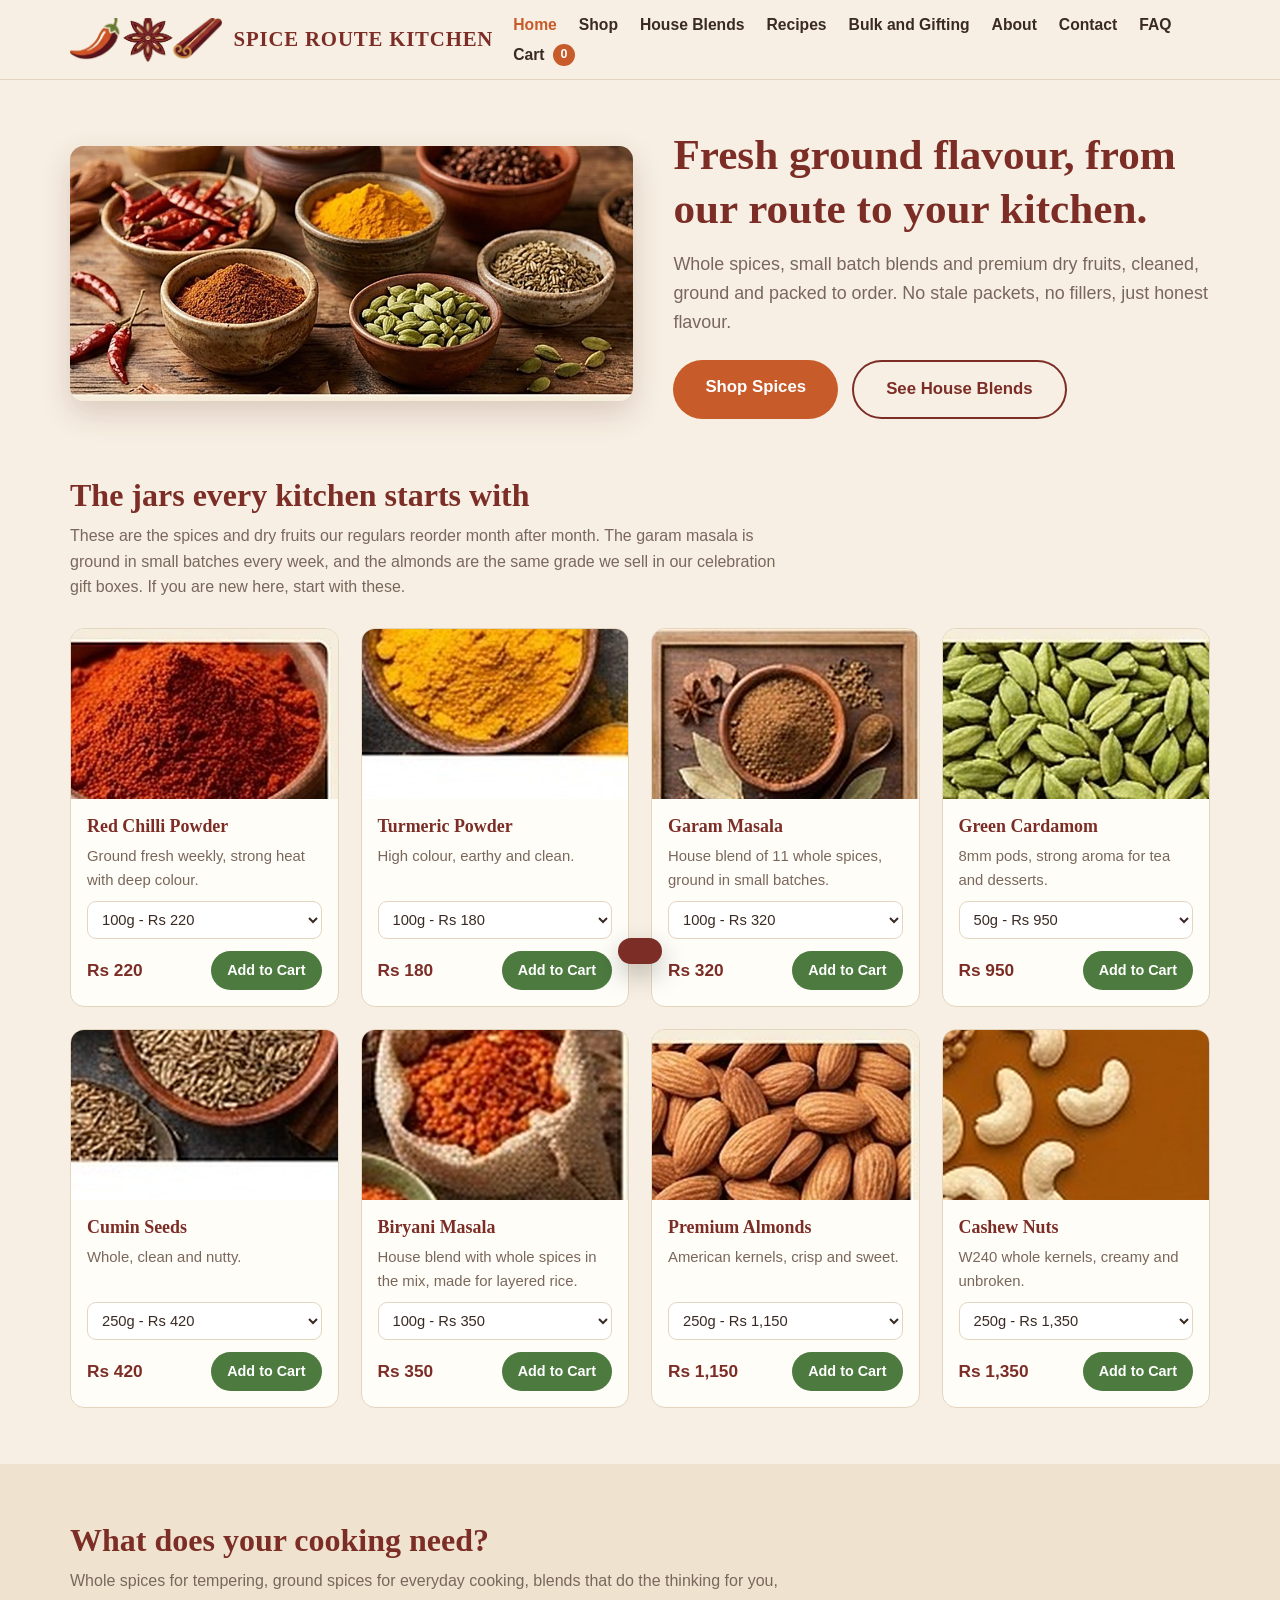
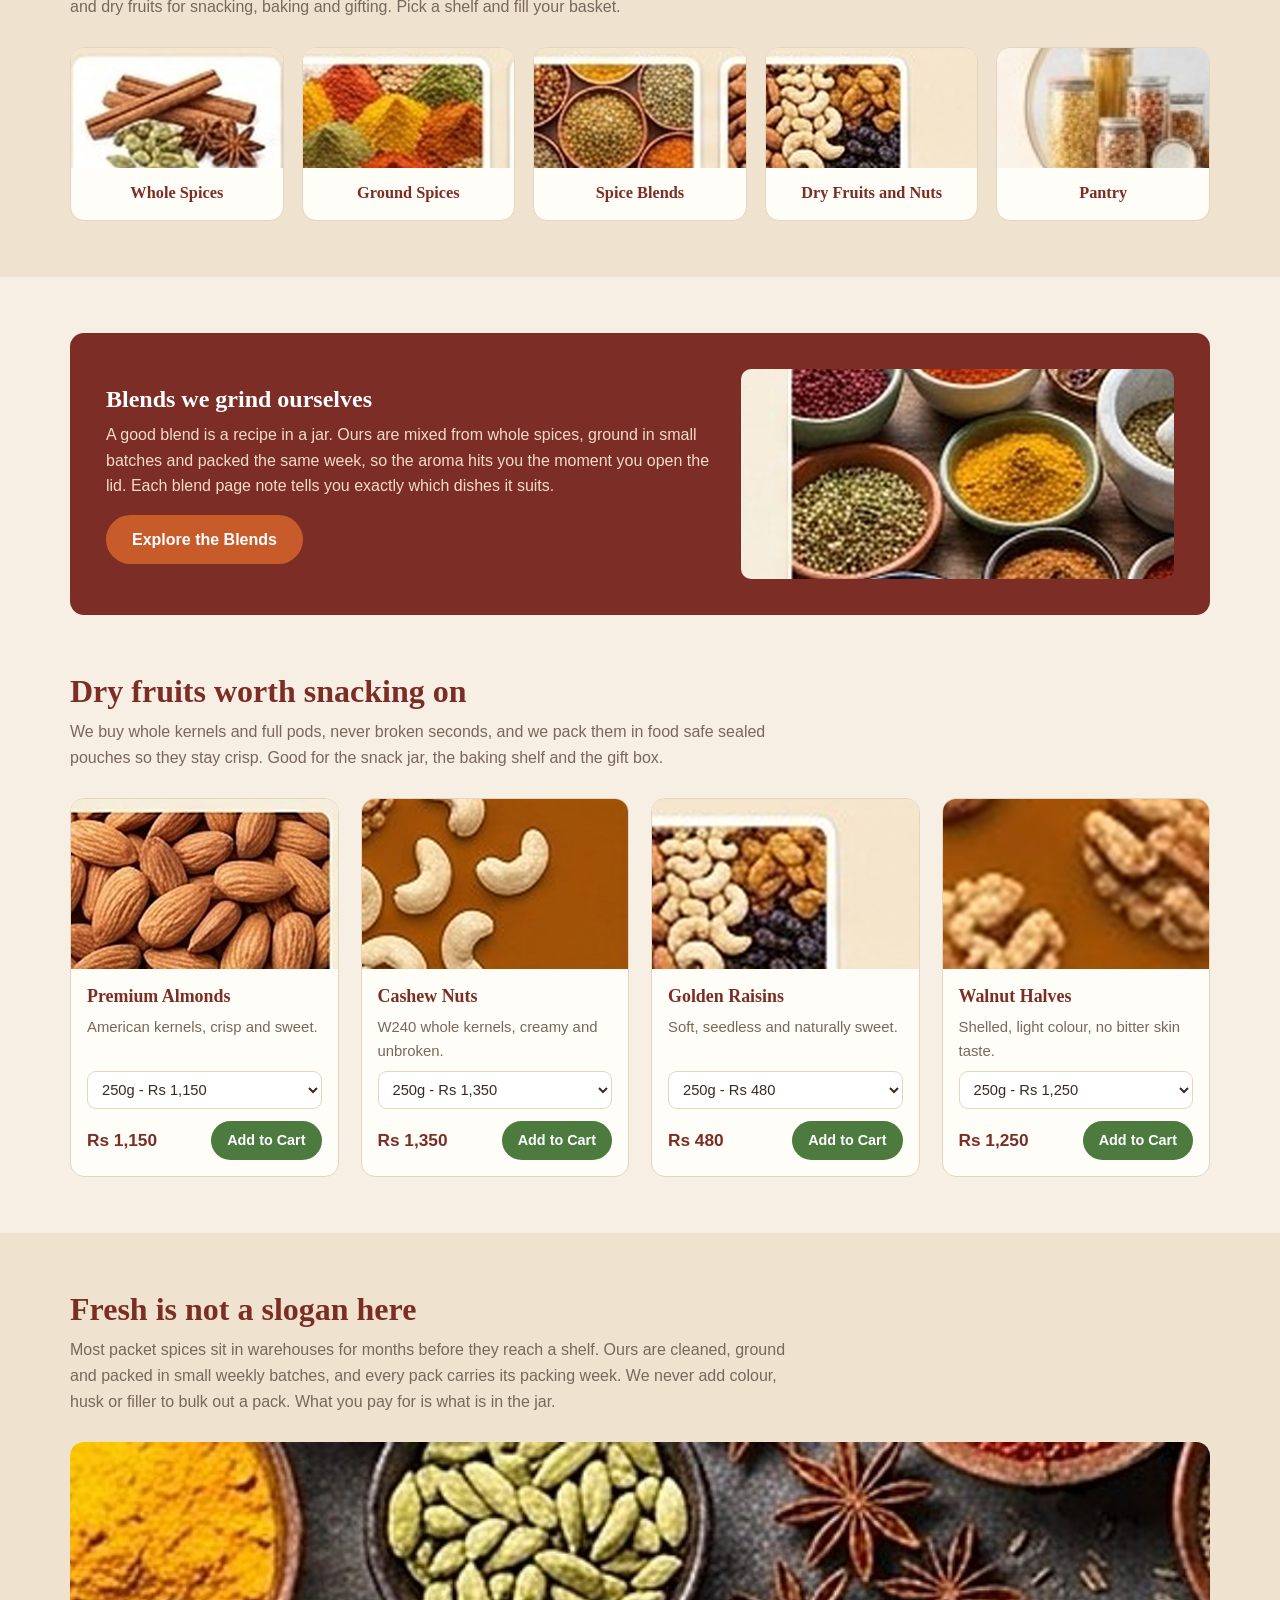
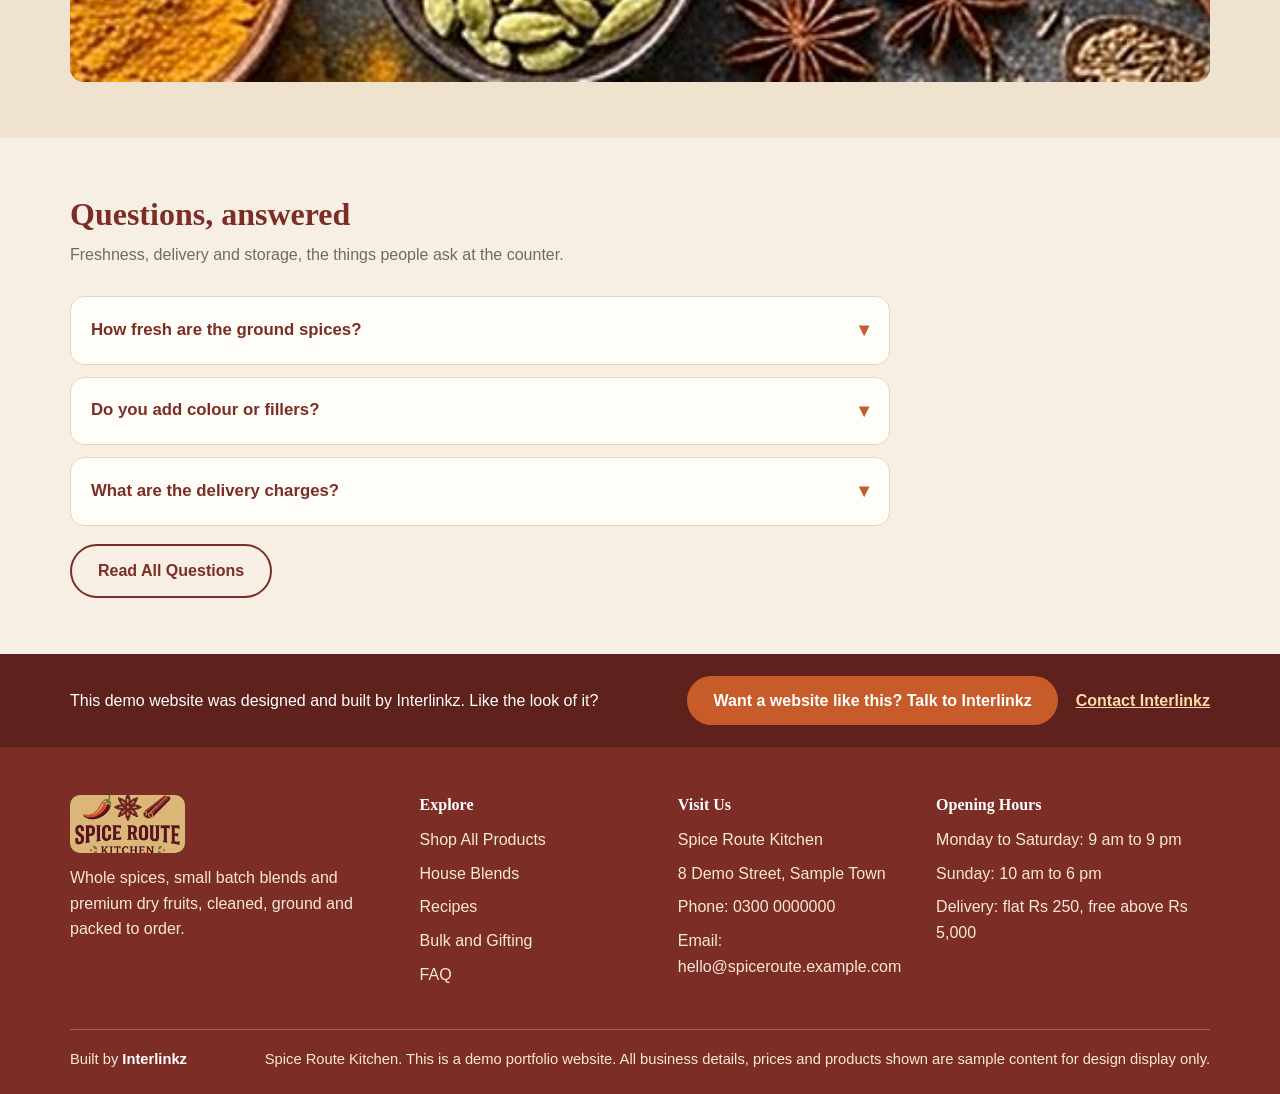
<file: index.html>
<!DOCTYPE html>
<html lang="en">
<head>
<meta charset="UTF-8">
<meta name="viewport" content="width=device-width, initial-scale=1.0">
<title>Spice Route Kitchen - Fresh Ground Spices and Dry Fruits</title>
<meta name="description" content="Whole spices, small batch blends and premium dry fruits, cleaned, ground and packed to order.">
<link rel="icon" type="image/png" href="images/favicon.png">
<link rel="stylesheet" href="css/style.css">
</head>
<body>
<header class="site-header">
  <div class="container">
    <div class="header-inner">
      <a class="brand" href="index.html">
        <img src="images/logo-mark.png" alt="Spice Route Kitchen logo mark">
        <span class="brand-name">SPICE ROUTE KITCHEN</span>
      </a>
      <button class="nav-toggle" type="button" data-nav-toggle aria-expanded="false" aria-label="Open menu">Menu</button>
      <nav class="main-nav" data-nav aria-label="Main">
        <ul><li><a href="index.html" class="active">Home</a></li><li><a href="shop.html">Shop</a></li><li><a href="blends.html">House Blends</a></li><li><a href="recipes.html">Recipes</a></li><li><a href="bulk.html">Bulk and Gifting</a></li><li><a href="about.html">About</a></li><li><a href="contact.html">Contact</a></li><li><a href="faq.html">FAQ</a></li><li><a href="cart.html" class="cart-link">Cart <span class="cart-count" data-cart-count>0</span></a></li></ul>
      </nav>
    </div>
  </div>
</header>
<main>

<section class="hero">
  <div class="container hero-grid">
    <div><img src="images/hero.jpg" alt="Bowls of whole spices, ground spices and green cardamom on a wooden table"></div>
    <div>
      <h1>Fresh ground flavour, from our route to your kitchen.</h1>
      <p>Whole spices, small batch blends and premium dry fruits, cleaned, ground and packed to order. No stale packets, no fillers, just honest flavour.</p>
      <div class="hero-actions">
        <a class="btn btn-large" href="shop.html">Shop Spices</a>
        <a class="btn btn-outline btn-large" href="blends.html">See House Blends</a>
      </div>
    </div>
  </div>
</section>

<section style="padding-top:0">
  <div class="container">
    <div class="section-head">
      <h2>The jars every kitchen starts with</h2>
      <p>These are the spices and dry fruits our regulars reorder month after month. The garam masala is ground in small batches every week, and the almonds are the same grade we sell in our celebration gift boxes. If you are new here, start with these.</p>
    </div>
    <div class="grid" data-best-grid></div>
  </div>
</section>

<section style="background:var(--sand-dark)">
  <div class="container">
    <div class="section-head">
      <h2>What does your cooking need?</h2>
      <p>Whole spices for tempering, ground spices for everyday cooking, blends that do the thinking for you, and dry fruits for snacking, baking and gifting. Pick a shelf and fill your basket.</p>
    </div>
    <div class="cat-grid">
      <a class="cat-tile" href="shop.html?cat=Whole%20Spices"><img src="images/cat-whole.jpg" alt="Whole spices"><span>Whole Spices</span></a>
      <a class="cat-tile" href="shop.html?cat=Ground%20Spices"><img src="images/cat-ground.jpg" alt="Ground spices"><span>Ground Spices</span></a>
      <a class="cat-tile" href="shop.html?cat=Spice%20Blends"><img src="images/cat-blends.jpg" alt="Spice blends"><span>Spice Blends</span></a>
      <a class="cat-tile" href="shop.html?cat=Dry%20Fruits%20and%20Nuts"><img src="images/cat-dryfruits.jpg" alt="Dry fruits and nuts"><span>Dry Fruits and Nuts</span></a>
      <a class="cat-tile" href="shop.html?cat=Pantry"><img src="images/cat-pantry.jpg" alt="Pantry staples"><span>Pantry</span></a>
    </div>
  </div>
</section>

<section>
  <div class="container">
    <div class="blends-band">
      <div>
        <h2>Blends we grind ourselves</h2>
        <p>A good blend is a recipe in a jar. Ours are mixed from whole spices, ground in small batches and packed the same week, so the aroma hits you the moment you open the lid. Each blend page note tells you exactly which dishes it suits.</p>
        <p style="margin-top:16px"><a class="btn" href="blends.html">Explore the Blends</a></p>
      </div>
      <img src="images/bowls.jpg" alt="Small bowls of house spice blends">
    </div>
  </div>
</section>

<section style="padding-top:0">
  <div class="container">
    <div class="section-head">
      <h2>Dry fruits worth snacking on</h2>
      <p>We buy whole kernels and full pods, never broken seconds, and we pack them in food safe sealed pouches so they stay crisp. Good for the snack jar, the baking shelf and the gift box.</p>
    </div>
    <div class="grid" data-dry-grid></div>
  </div>
</section>

<section style="background:var(--sand-dark)">
  <div class="container">
    <div class="section-head">
      <h2>Fresh is not a slogan here</h2>
      <p>Most packet spices sit in warehouses for months before they reach a shelf. Ours are cleaned, ground and packed in small weekly batches, and every pack carries its packing week. We never add colour, husk or filler to bulk out a pack. What you pay for is what is in the jar.</p>
    </div>
    <img class="why-img" src="images/spice-strip.jpg" alt="A row of spice bowls with chillies, turmeric, cardamom and cumin">
  </div>
</section>

<section>
  <div class="container">
    <div class="section-head">
      <h2>Questions, answered</h2>
      <p>Freshness, delivery and storage, the things people ask at the counter.</p>
    </div>
    <div class="faq-list">
      <div class="faq-item">
        <button class="faq-q" type="button" aria-expanded="false">How fresh are the ground spices? <span class="arrow">&#9662;</span></button>
        <div class="faq-a"><p>Ground spices and blends are milled in small batches every week, and each pack is marked with its packing week. Whole spices keep their flavour longer and are packed to order.</p></div>
      </div>
      <div class="faq-item">
        <button class="faq-q" type="button" aria-expanded="false">Do you add colour or fillers? <span class="arrow">&#9662;</span></button>
        <div class="faq-a"><p>No. We never add colour, husk, starch or any filler. Every pack contains only the spice or dry fruit named on the label.</p></div>
      </div>
      <div class="faq-item">
        <button class="faq-q" type="button" aria-expanded="false">What are the delivery charges? <span class="arrow">&#9662;</span></button>
        <div class="faq-a"><p>Delivery is a flat Rs 250 per order anywhere we deliver, and free on orders above Rs 5,000. Orders placed before 2 pm usually leave the same working day.</p></div>
      </div>
    </div>
    <p style="margin-top:18px"><a class="btn btn-outline" href="faq.html">Read All Questions</a></p>
  </div>
</section>

</main>
<div class="lead-band">
  <div class="container lead-inner">
    <p>This demo website was designed and built by Interlinkz. Like the look of it?</p>
    <a class="btn" href="https://interlinkz.com/contact">Want a website like this? Talk to Interlinkz</a>
    <a class="lead-contact" href="https://interlinkz.com/contact">Contact Interlinkz</a>
  </div>
</div>
<footer class="site-footer">
  <div class="container">
    <div class="footer-grid">
      <div class="footer-brand">
        <img src="images/logo-full.jpg" alt="Spice Route Kitchen">
        <p>Whole spices, small batch blends and premium dry fruits, cleaned, ground and packed to order.</p>
      </div>
      <div>
        <h4>Explore</h4>
        <ul>
          <li><a href="shop.html">Shop All Products</a></li>
          <li><a href="blends.html">House Blends</a></li>
          <li><a href="recipes.html">Recipes</a></li>
          <li><a href="bulk.html">Bulk and Gifting</a></li>
          <li><a href="faq.html">FAQ</a></li>
        </ul>
      </div>
      <div>
        <h4>Visit Us</h4>
        <ul>
          <li>Spice Route Kitchen</li>
          <li>8 Demo Street, Sample Town</li>
          <li>Phone: 0300 0000000</li>
          <li>Email: hello@spiceroute.example.com</li>
        </ul>
      </div>
      <div>
        <h4>Opening Hours</h4>
        <ul>
          <li>Monday to Saturday: 9 am to 9 pm</li>
          <li>Sunday: 10 am to 6 pm</li>
          <li>Delivery: flat Rs 250, free above Rs 5,000</li>
        </ul>
      </div>
    </div>
    <div class="footer-bottom">
      <span>Built by <a href="https://interlinkz.com">Interlinkz</a></span>
      <span>Spice Route Kitchen. This is a demo portfolio website. All business details, prices and products shown are sample content for design display only.</span>
    </div>
  </div>
</footer>
<div class="toast" role="status" aria-live="polite"></div>
<script src="js/products.js"></script>
<script src="js/app.js"></script>
</body>
</html>
</file>
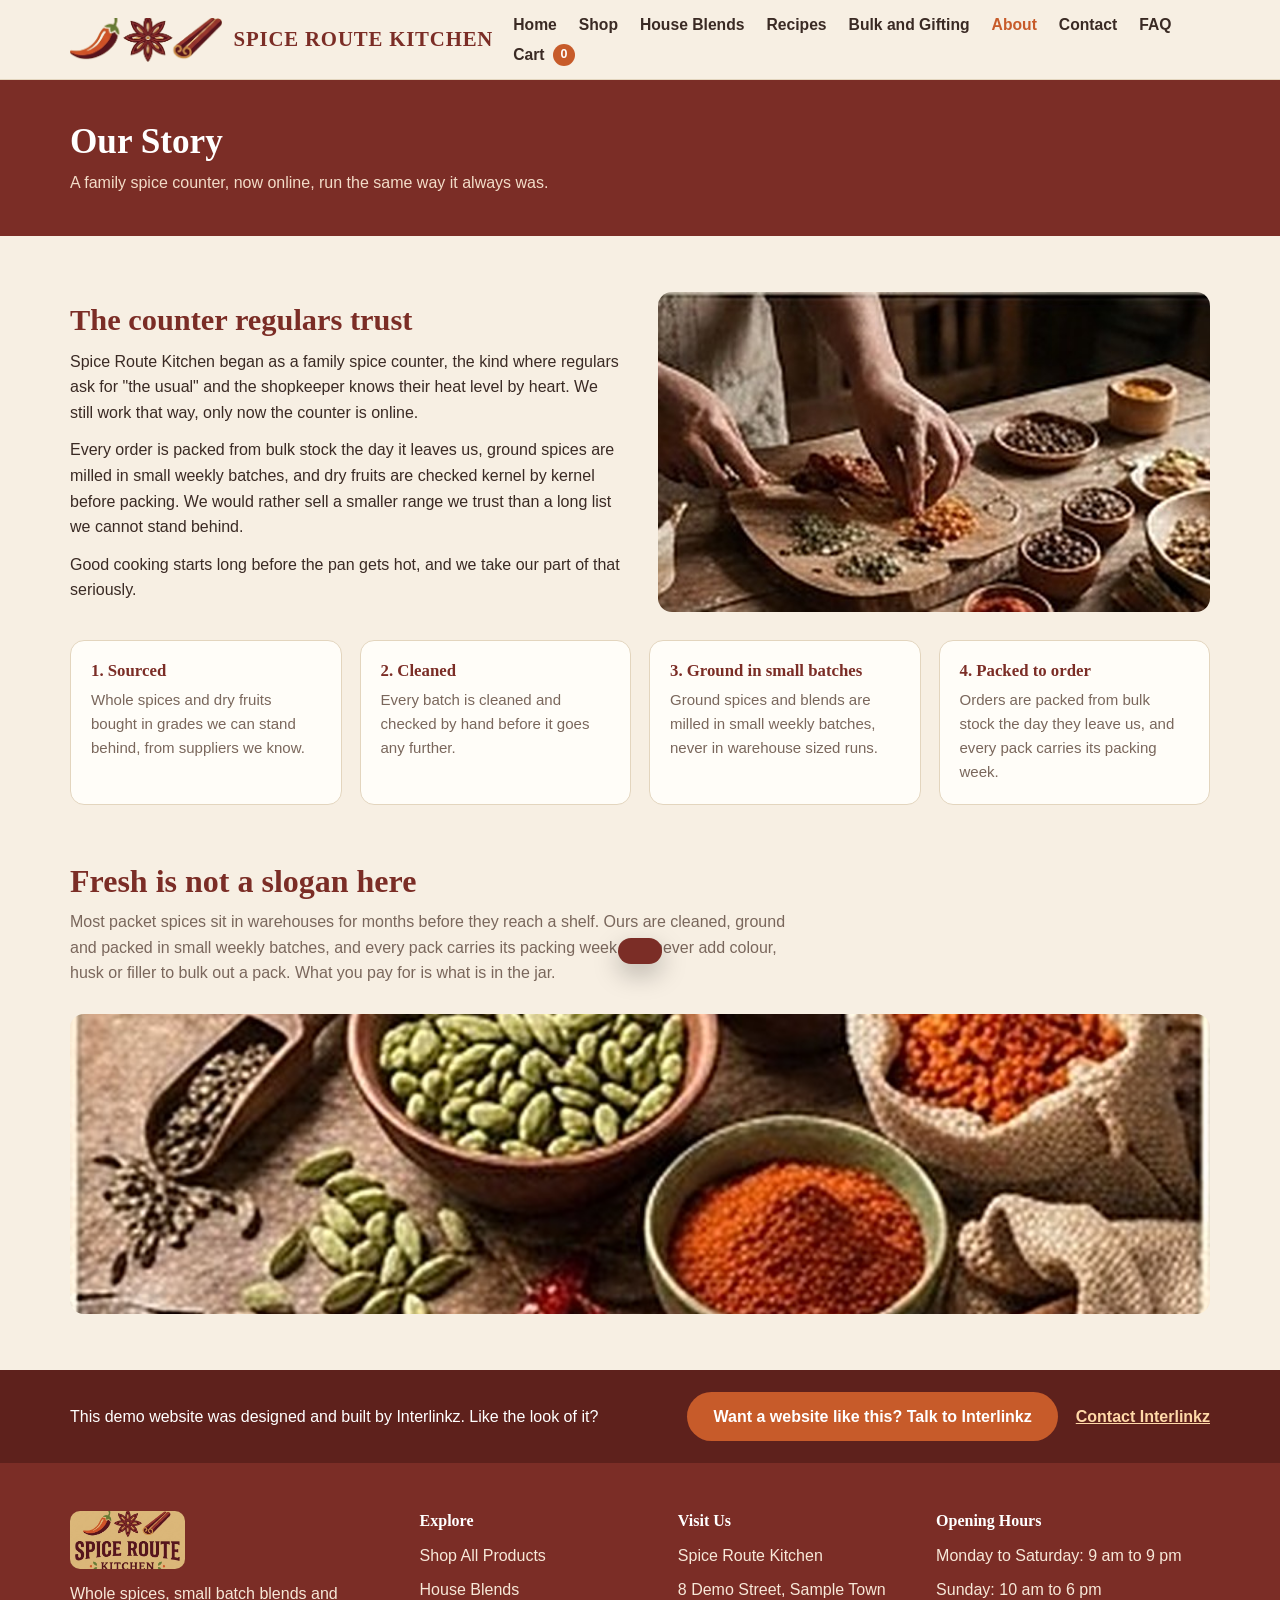
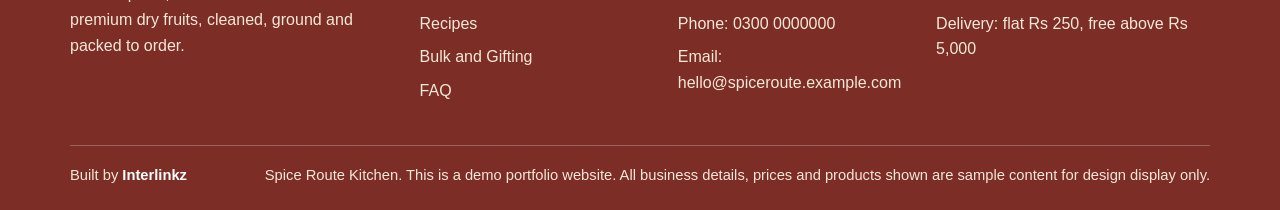
<file: about.html>
<!DOCTYPE html>
<html lang="en">
<head>
<meta charset="UTF-8">
<meta name="viewport" content="width=device-width, initial-scale=1.0">
<title>About - Spice Route Kitchen</title>
<meta name="description" content="The story of Spice Route Kitchen, a family spice counter selling fresh ground spices and dry fruits online.">
<link rel="icon" type="image/png" href="images/favicon.png">
<link rel="stylesheet" href="css/style.css">
</head>
<body>
<header class="site-header">
  <div class="container">
    <div class="header-inner">
      <a class="brand" href="index.html">
        <img src="images/logo-mark.png" alt="Spice Route Kitchen logo mark">
        <span class="brand-name">SPICE ROUTE KITCHEN</span>
      </a>
      <button class="nav-toggle" type="button" data-nav-toggle aria-expanded="false" aria-label="Open menu">Menu</button>
      <nav class="main-nav" data-nav aria-label="Main">
        <ul><li><a href="index.html">Home</a></li><li><a href="shop.html">Shop</a></li><li><a href="blends.html">House Blends</a></li><li><a href="recipes.html">Recipes</a></li><li><a href="bulk.html">Bulk and Gifting</a></li><li><a href="about.html" class="active">About</a></li><li><a href="contact.html">Contact</a></li><li><a href="faq.html">FAQ</a></li><li><a href="cart.html" class="cart-link">Cart <span class="cart-count" data-cart-count>0</span></a></li></ul>
      </nav>
    </div>
  </div>
</header>
<main>

<div class="page-band">
  <div class="container">
    <h1>Our Story</h1>
    <p>A family spice counter, now online, run the same way it always was.</p>
  </div>
</div>
<section>
  <div class="container">
    <div class="split">
      <div>
        <h2 style="font-size:1.9rem;margin-bottom:10px">The counter regulars trust</h2>
        <p>Spice Route Kitchen began as a family spice counter, the kind where regulars ask for "the usual" and the shopkeeper knows their heat level by heart. We still work that way, only now the counter is online.</p>
        <p style="margin-top:12px">Every order is packed from bulk stock the day it leaves us, ground spices are milled in small weekly batches, and dry fruits are checked kernel by kernel before packing. We would rather sell a smaller range we trust than a long list we cannot stand behind.</p>
        <p style="margin-top:12px">Good cooking starts long before the pan gets hot, and we take our part of that seriously.</p>
      </div>
      <img src="images/about-hands.jpg" alt="Hands sorting spices and small bowls on a wooden board">
    </div>
    <div class="steps">
      <div class="step"><h3>1. Sourced</h3><p>Whole spices and dry fruits bought in grades we can stand behind, from suppliers we know.</p></div>
      <div class="step"><h3>2. Cleaned</h3><p>Every batch is cleaned and checked by hand before it goes any further.</p></div>
      <div class="step"><h3>3. Ground in small batches</h3><p>Ground spices and blends are milled in small weekly batches, never in warehouse sized runs.</p></div>
      <div class="step"><h3>4. Packed to order</h3><p>Orders are packed from bulk stock the day they leave us, and every pack carries its packing week.</p></div>
    </div>
  </div>
</section>
<section style="padding-top:0">
  <div class="container">
    <div class="section-head">
      <h2>Fresh is not a slogan here</h2>
      <p>Most packet spices sit in warehouses for months before they reach a shelf. Ours are cleaned, ground and packed in small weekly batches, and every pack carries its packing week. We never add colour, husk or filler to bulk out a pack. What you pay for is what is in the jar.</p>
    </div>
    <img class="why-img" src="images/about-spices.jpg" alt="Cardamom, chilli powder and spice sacks on a wooden counter" style="height:300px">
  </div>
</section>

</main>
<div class="lead-band">
  <div class="container lead-inner">
    <p>This demo website was designed and built by Interlinkz. Like the look of it?</p>
    <a class="btn" href="https://interlinkz.com/contact">Want a website like this? Talk to Interlinkz</a>
    <a class="lead-contact" href="https://interlinkz.com/contact">Contact Interlinkz</a>
  </div>
</div>
<footer class="site-footer">
  <div class="container">
    <div class="footer-grid">
      <div class="footer-brand">
        <img src="images/logo-full.jpg" alt="Spice Route Kitchen">
        <p>Whole spices, small batch blends and premium dry fruits, cleaned, ground and packed to order.</p>
      </div>
      <div>
        <h4>Explore</h4>
        <ul>
          <li><a href="shop.html">Shop All Products</a></li>
          <li><a href="blends.html">House Blends</a></li>
          <li><a href="recipes.html">Recipes</a></li>
          <li><a href="bulk.html">Bulk and Gifting</a></li>
          <li><a href="faq.html">FAQ</a></li>
        </ul>
      </div>
      <div>
        <h4>Visit Us</h4>
        <ul>
          <li>Spice Route Kitchen</li>
          <li>8 Demo Street, Sample Town</li>
          <li>Phone: 0300 0000000</li>
          <li>Email: hello@spiceroute.example.com</li>
        </ul>
      </div>
      <div>
        <h4>Opening Hours</h4>
        <ul>
          <li>Monday to Saturday: 9 am to 9 pm</li>
          <li>Sunday: 10 am to 6 pm</li>
          <li>Delivery: flat Rs 250, free above Rs 5,000</li>
        </ul>
      </div>
    </div>
    <div class="footer-bottom">
      <span>Built by <a href="https://interlinkz.com">Interlinkz</a></span>
      <span>Spice Route Kitchen. This is a demo portfolio website. All business details, prices and products shown are sample content for design display only.</span>
    </div>
  </div>
</footer>
<div class="toast" role="status" aria-live="polite"></div>
<script src="js/products.js"></script>
<script src="js/app.js"></script>
</body>
</html>
</file>
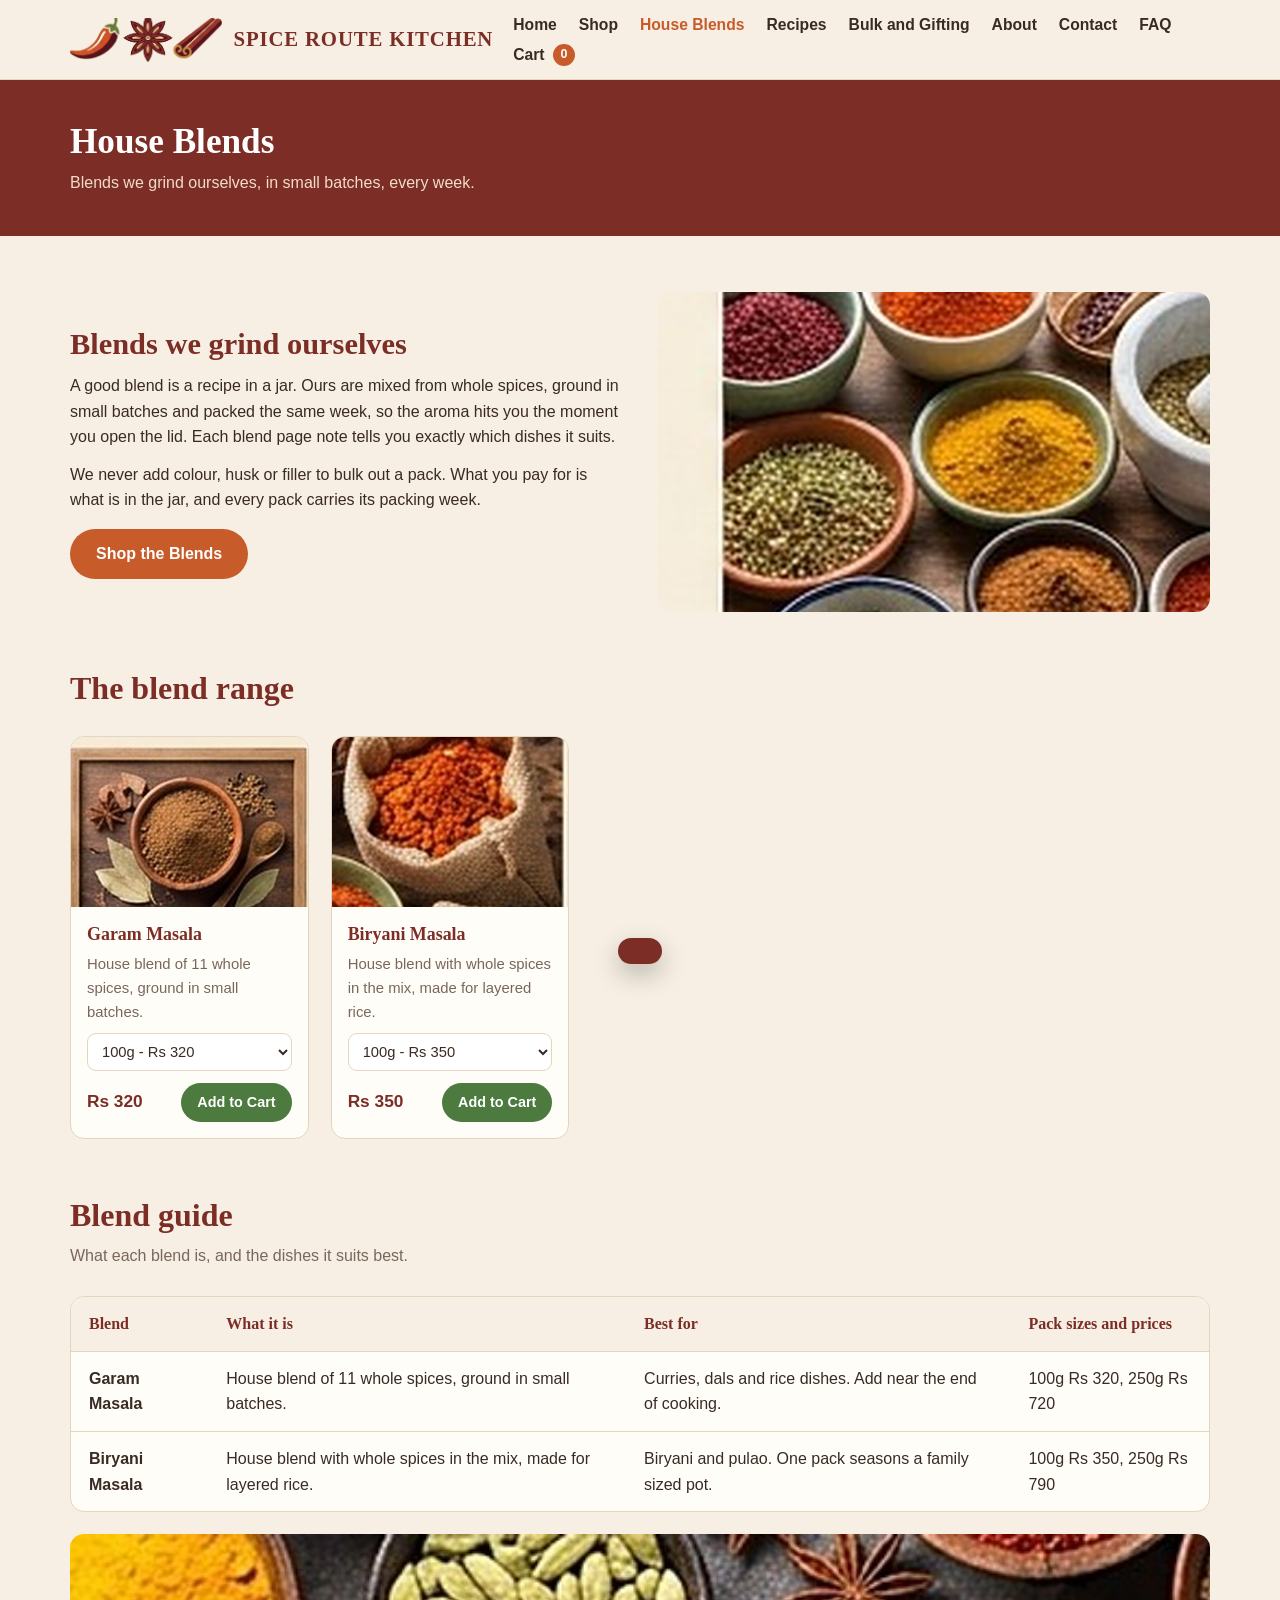
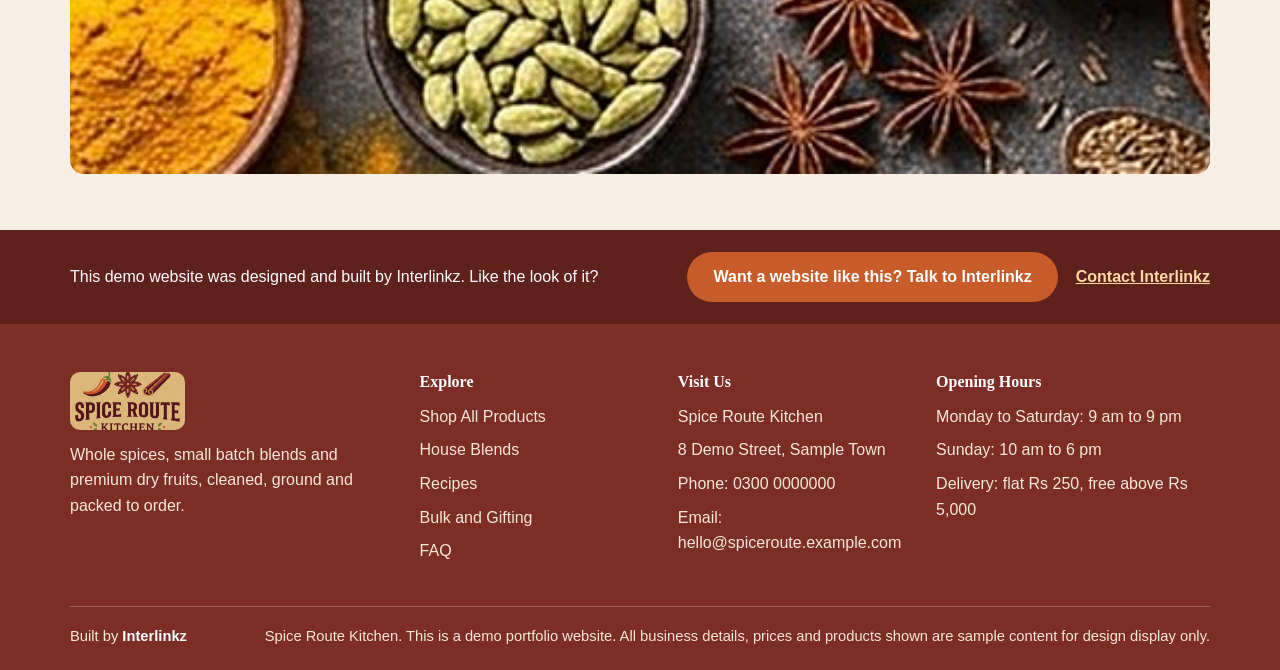
<file: blends.html>
<!DOCTYPE html>
<html lang="en">
<head>
<meta charset="UTF-8">
<meta name="viewport" content="width=device-width, initial-scale=1.0">
<title>House Blends - Spice Route Kitchen</title>
<meta name="description" content="House spice blends ground in small batches, with a guide to what each blend suits.">
<link rel="icon" type="image/png" href="images/favicon.png">
<link rel="stylesheet" href="css/style.css">
</head>
<body>
<header class="site-header">
  <div class="container">
    <div class="header-inner">
      <a class="brand" href="index.html">
        <img src="images/logo-mark.png" alt="Spice Route Kitchen logo mark">
        <span class="brand-name">SPICE ROUTE KITCHEN</span>
      </a>
      <button class="nav-toggle" type="button" data-nav-toggle aria-expanded="false" aria-label="Open menu">Menu</button>
      <nav class="main-nav" data-nav aria-label="Main">
        <ul><li><a href="index.html">Home</a></li><li><a href="shop.html">Shop</a></li><li><a href="blends.html" class="active">House Blends</a></li><li><a href="recipes.html">Recipes</a></li><li><a href="bulk.html">Bulk and Gifting</a></li><li><a href="about.html">About</a></li><li><a href="contact.html">Contact</a></li><li><a href="faq.html">FAQ</a></li><li><a href="cart.html" class="cart-link">Cart <span class="cart-count" data-cart-count>0</span></a></li></ul>
      </nav>
    </div>
  </div>
</header>
<main>

<div class="page-band">
  <div class="container">
    <h1>House Blends</h1>
    <p>Blends we grind ourselves, in small batches, every week.</p>
  </div>
</div>
<section>
  <div class="container">
    <div class="split">
      <div>
        <h2 style="font-size:1.9rem;margin-bottom:10px">Blends we grind ourselves</h2>
        <p>A good blend is a recipe in a jar. Ours are mixed from whole spices, ground in small batches and packed the same week, so the aroma hits you the moment you open the lid. Each blend page note tells you exactly which dishes it suits.</p>
        <p style="margin-top:12px">We never add colour, husk or filler to bulk out a pack. What you pay for is what is in the jar, and every pack carries its packing week.</p>
        <p style="margin-top:16px"><a class="btn" href="shop.html?cat=Spice%20Blends">Shop the Blends</a></p>
      </div>
      <img src="images/bowls.jpg" alt="Small bowls of colourful ground spices and blends">
    </div>
  </div>
</section>
<section style="padding-top:0">
  <div class="container">
    <div class="section-head"><h2>The blend range</h2></div>
    <div class="grid grid-3" data-blends-grid style="max-width:760px"></div>
  </div>
</section>
<section style="padding-top:0">
  <div class="container">
    <div class="section-head">
      <h2>Blend guide</h2>
      <p>What each blend is, and the dishes it suits best.</p>
    </div>
    <div class="table-wrap">
      <table class="guide">
        <thead><tr><th>Blend</th><th>What it is</th><th>Best for</th><th>Pack sizes and prices</th></tr></thead>
        <tbody>
          <tr>
            <td><strong>Garam Masala</strong></td>
            <td>House blend of 11 whole spices, ground in small batches.</td>
            <td>Curries, dals and rice dishes. Add near the end of cooking.</td>
            <td>100g Rs 320, 250g Rs 720</td>
          </tr>
          <tr>
            <td><strong>Biryani Masala</strong></td>
            <td>House blend with whole spices in the mix, made for layered rice.</td>
            <td>Biryani and pulao. One pack seasons a family sized pot.</td>
            <td>100g Rs 350, 250g Rs 790</td>
          </tr>
        </tbody>
      </table>
    </div>
    <img class="why-img" src="images/spice-strip.jpg" alt="A row of spice bowls with chillies, turmeric, cardamom and cumin">
  </div>
</section>

</main>
<div class="lead-band">
  <div class="container lead-inner">
    <p>This demo website was designed and built by Interlinkz. Like the look of it?</p>
    <a class="btn" href="https://interlinkz.com/contact">Want a website like this? Talk to Interlinkz</a>
    <a class="lead-contact" href="https://interlinkz.com/contact">Contact Interlinkz</a>
  </div>
</div>
<footer class="site-footer">
  <div class="container">
    <div class="footer-grid">
      <div class="footer-brand">
        <img src="images/logo-full.jpg" alt="Spice Route Kitchen">
        <p>Whole spices, small batch blends and premium dry fruits, cleaned, ground and packed to order.</p>
      </div>
      <div>
        <h4>Explore</h4>
        <ul>
          <li><a href="shop.html">Shop All Products</a></li>
          <li><a href="blends.html">House Blends</a></li>
          <li><a href="recipes.html">Recipes</a></li>
          <li><a href="bulk.html">Bulk and Gifting</a></li>
          <li><a href="faq.html">FAQ</a></li>
        </ul>
      </div>
      <div>
        <h4>Visit Us</h4>
        <ul>
          <li>Spice Route Kitchen</li>
          <li>8 Demo Street, Sample Town</li>
          <li>Phone: 0300 0000000</li>
          <li>Email: hello@spiceroute.example.com</li>
        </ul>
      </div>
      <div>
        <h4>Opening Hours</h4>
        <ul>
          <li>Monday to Saturday: 9 am to 9 pm</li>
          <li>Sunday: 10 am to 6 pm</li>
          <li>Delivery: flat Rs 250, free above Rs 5,000</li>
        </ul>
      </div>
    </div>
    <div class="footer-bottom">
      <span>Built by <a href="https://interlinkz.com">Interlinkz</a></span>
      <span>Spice Route Kitchen. This is a demo portfolio website. All business details, prices and products shown are sample content for design display only.</span>
    </div>
  </div>
</footer>
<div class="toast" role="status" aria-live="polite"></div>
<script src="js/products.js"></script>
<script src="js/app.js"></script>
</body>
</html>
</file>
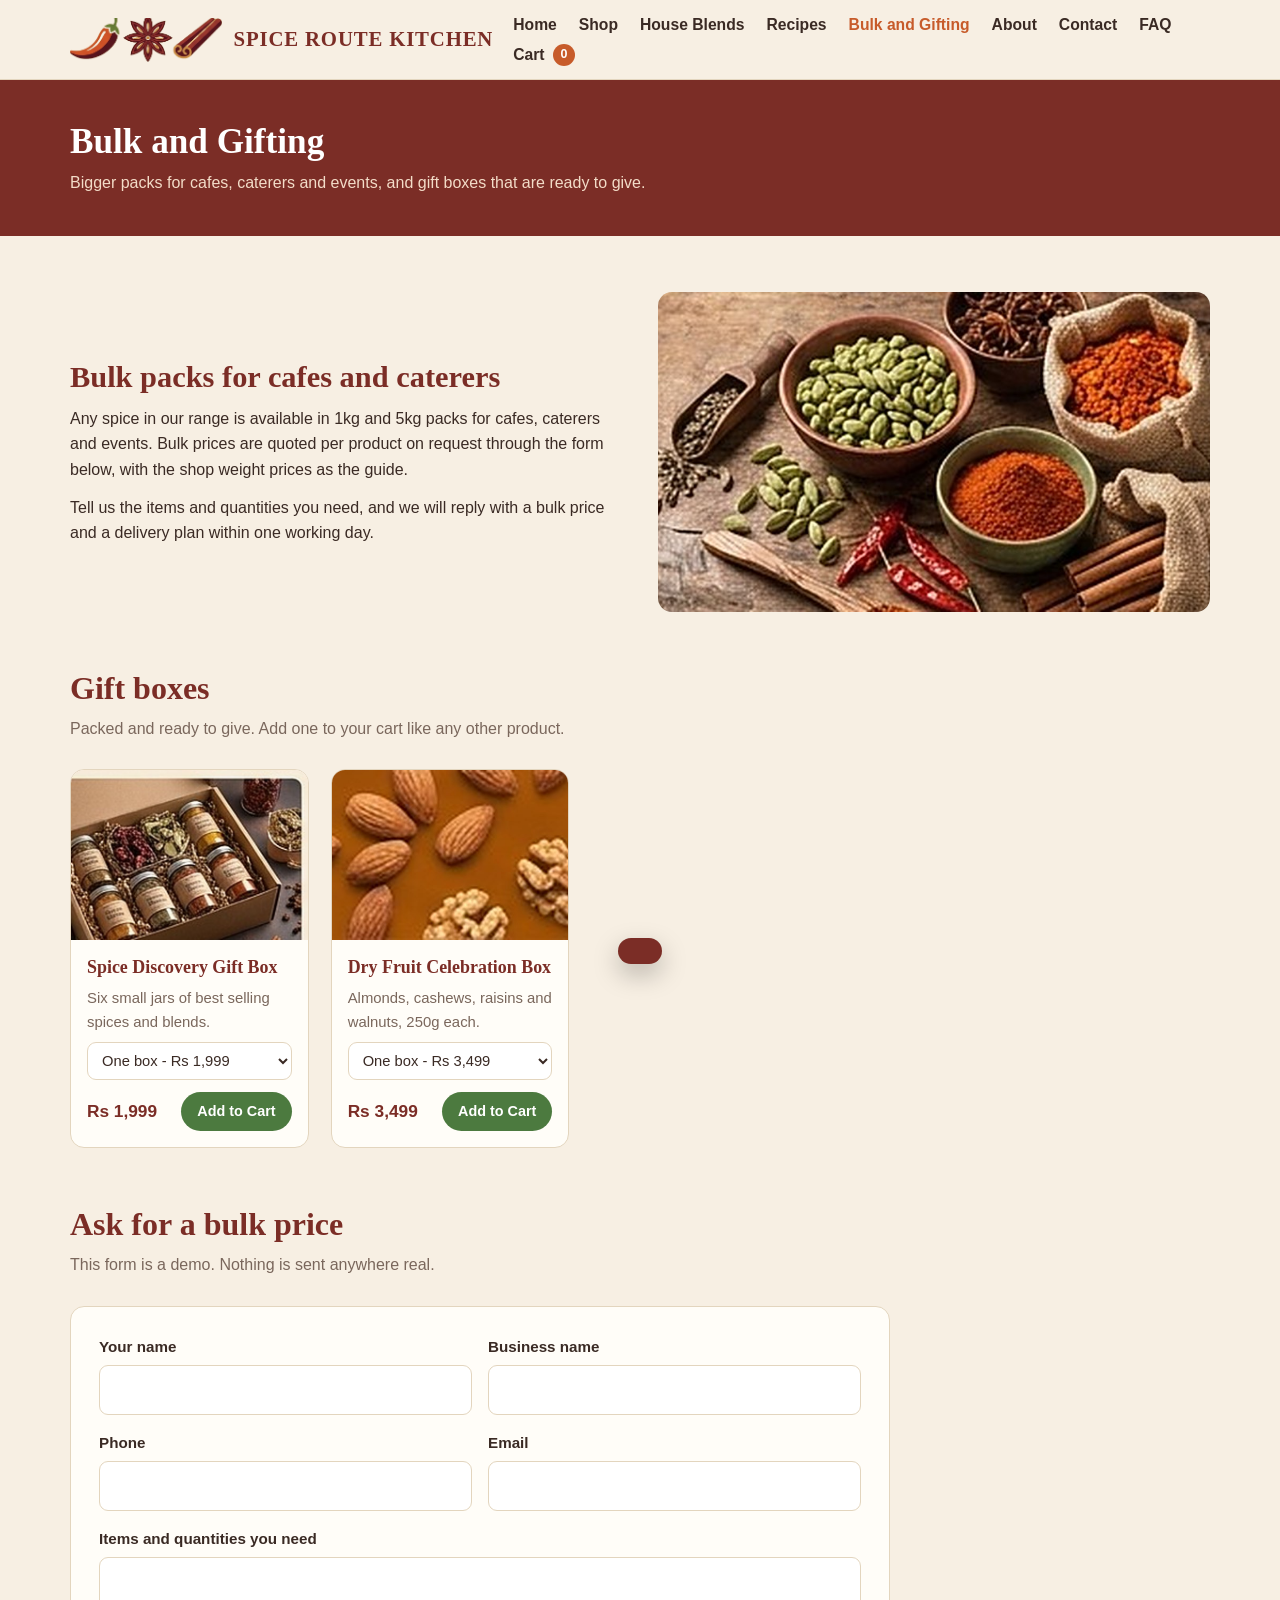
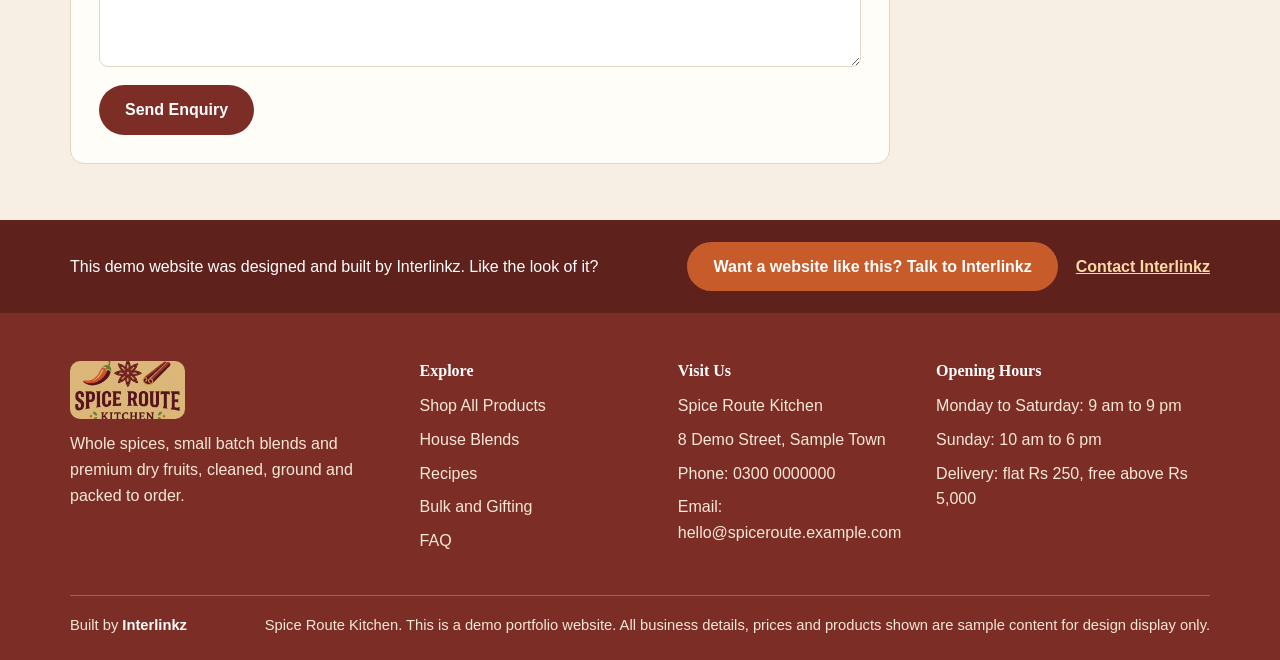
<file: bulk.html>
<!DOCTYPE html>
<html lang="en">
<head>
<meta charset="UTF-8">
<meta name="viewport" content="width=device-width, initial-scale=1.0">
<title>Bulk and Gifting - Spice Route Kitchen</title>
<meta name="description" content="Bulk spice packs for cafes and caterers, and ready to give spice and dry fruit gift boxes.">
<link rel="icon" type="image/png" href="images/favicon.png">
<link rel="stylesheet" href="css/style.css">
</head>
<body>
<header class="site-header">
  <div class="container">
    <div class="header-inner">
      <a class="brand" href="index.html">
        <img src="images/logo-mark.png" alt="Spice Route Kitchen logo mark">
        <span class="brand-name">SPICE ROUTE KITCHEN</span>
      </a>
      <button class="nav-toggle" type="button" data-nav-toggle aria-expanded="false" aria-label="Open menu">Menu</button>
      <nav class="main-nav" data-nav aria-label="Main">
        <ul><li><a href="index.html">Home</a></li><li><a href="shop.html">Shop</a></li><li><a href="blends.html">House Blends</a></li><li><a href="recipes.html">Recipes</a></li><li><a href="bulk.html" class="active">Bulk and Gifting</a></li><li><a href="about.html">About</a></li><li><a href="contact.html">Contact</a></li><li><a href="faq.html">FAQ</a></li><li><a href="cart.html" class="cart-link">Cart <span class="cart-count" data-cart-count>0</span></a></li></ul>
      </nav>
    </div>
  </div>
</header>
<main>

<div class="page-band">
  <div class="container">
    <h1>Bulk and Gifting</h1>
    <p>Bigger packs for cafes, caterers and events, and gift boxes that are ready to give.</p>
  </div>
</div>
<section>
  <div class="container">
    <div class="split">
      <div>
        <h2 style="font-size:1.9rem;margin-bottom:10px">Bulk packs for cafes and caterers</h2>
        <p>Any spice in our range is available in 1kg and 5kg packs for cafes, caterers and events. Bulk prices are quoted per product on request through the form below, with the shop weight prices as the guide.</p>
        <p style="margin-top:12px">Tell us the items and quantities you need, and we will reply with a bulk price and a delivery plan within one working day.</p>
      </div>
      <img src="images/about-spices.jpg" alt="Spice bowls, sacks and cinnamon on a wooden counter">
    </div>
  </div>
</section>
<section style="padding-top:0">
  <div class="container">
    <div class="section-head">
      <h2>Gift boxes</h2>
      <p>Packed and ready to give. Add one to your cart like any other product.</p>
    </div>
    <div class="grid grid-3" data-gift-grid style="max-width:760px"></div>
  </div>
</section>
<section style="padding-top:0">
  <div class="container">
    <div class="section-head">
      <h2>Ask for a bulk price</h2>
      <p>This form is a demo. Nothing is sent anywhere real.</p>
    </div>
    <div class="form-card" style="max-width:820px">
      <form data-simple-form novalidate>
        <div class="form-error" data-form-error hidden></div>
        <div class="form-grid">
          <div class="field">
            <label for="b-name">Your name</label>
            <input id="b-name" name="name" type="text" required data-label="your name">
          </div>
          <div class="field">
            <label for="b-business">Business name</label>
            <input id="b-business" name="business" type="text" required data-label="business name">
          </div>
          <div class="field">
            <label for="b-phone">Phone</label>
            <input id="b-phone" name="phone" type="tel" required data-label="phone">
          </div>
          <div class="field">
            <label for="b-email">Email</label>
            <input id="b-email" name="email" type="email" required data-label="email">
          </div>
          <div class="field full">
            <label for="b-items">Items and quantities you need</label>
            <textarea id="b-items" name="items" required data-label="items and quantities"></textarea>
          </div>
        </div>
        <p style="margin-top:18px"><button type="submit" class="btn btn-maroon">Send Enquiry</button></p>
        <div class="form-success" data-form-success hidden>Thank you. Your bulk enquiry has been noted, and we will reply with a bulk price and delivery plan within one working day. (Demo only, nothing was sent.)</div>
      </form>
    </div>
  </div>
</section>

</main>
<div class="lead-band">
  <div class="container lead-inner">
    <p>This demo website was designed and built by Interlinkz. Like the look of it?</p>
    <a class="btn" href="https://interlinkz.com/contact">Want a website like this? Talk to Interlinkz</a>
    <a class="lead-contact" href="https://interlinkz.com/contact">Contact Interlinkz</a>
  </div>
</div>
<footer class="site-footer">
  <div class="container">
    <div class="footer-grid">
      <div class="footer-brand">
        <img src="images/logo-full.jpg" alt="Spice Route Kitchen">
        <p>Whole spices, small batch blends and premium dry fruits, cleaned, ground and packed to order.</p>
      </div>
      <div>
        <h4>Explore</h4>
        <ul>
          <li><a href="shop.html">Shop All Products</a></li>
          <li><a href="blends.html">House Blends</a></li>
          <li><a href="recipes.html">Recipes</a></li>
          <li><a href="bulk.html">Bulk and Gifting</a></li>
          <li><a href="faq.html">FAQ</a></li>
        </ul>
      </div>
      <div>
        <h4>Visit Us</h4>
        <ul>
          <li>Spice Route Kitchen</li>
          <li>8 Demo Street, Sample Town</li>
          <li>Phone: 0300 0000000</li>
          <li>Email: hello@spiceroute.example.com</li>
        </ul>
      </div>
      <div>
        <h4>Opening Hours</h4>
        <ul>
          <li>Monday to Saturday: 9 am to 9 pm</li>
          <li>Sunday: 10 am to 6 pm</li>
          <li>Delivery: flat Rs 250, free above Rs 5,000</li>
        </ul>
      </div>
    </div>
    <div class="footer-bottom">
      <span>Built by <a href="https://interlinkz.com">Interlinkz</a></span>
      <span>Spice Route Kitchen. This is a demo portfolio website. All business details, prices and products shown are sample content for design display only.</span>
    </div>
  </div>
</footer>
<div class="toast" role="status" aria-live="polite"></div>
<script src="js/products.js"></script>
<script src="js/app.js"></script>
</body>
</html>
</file>
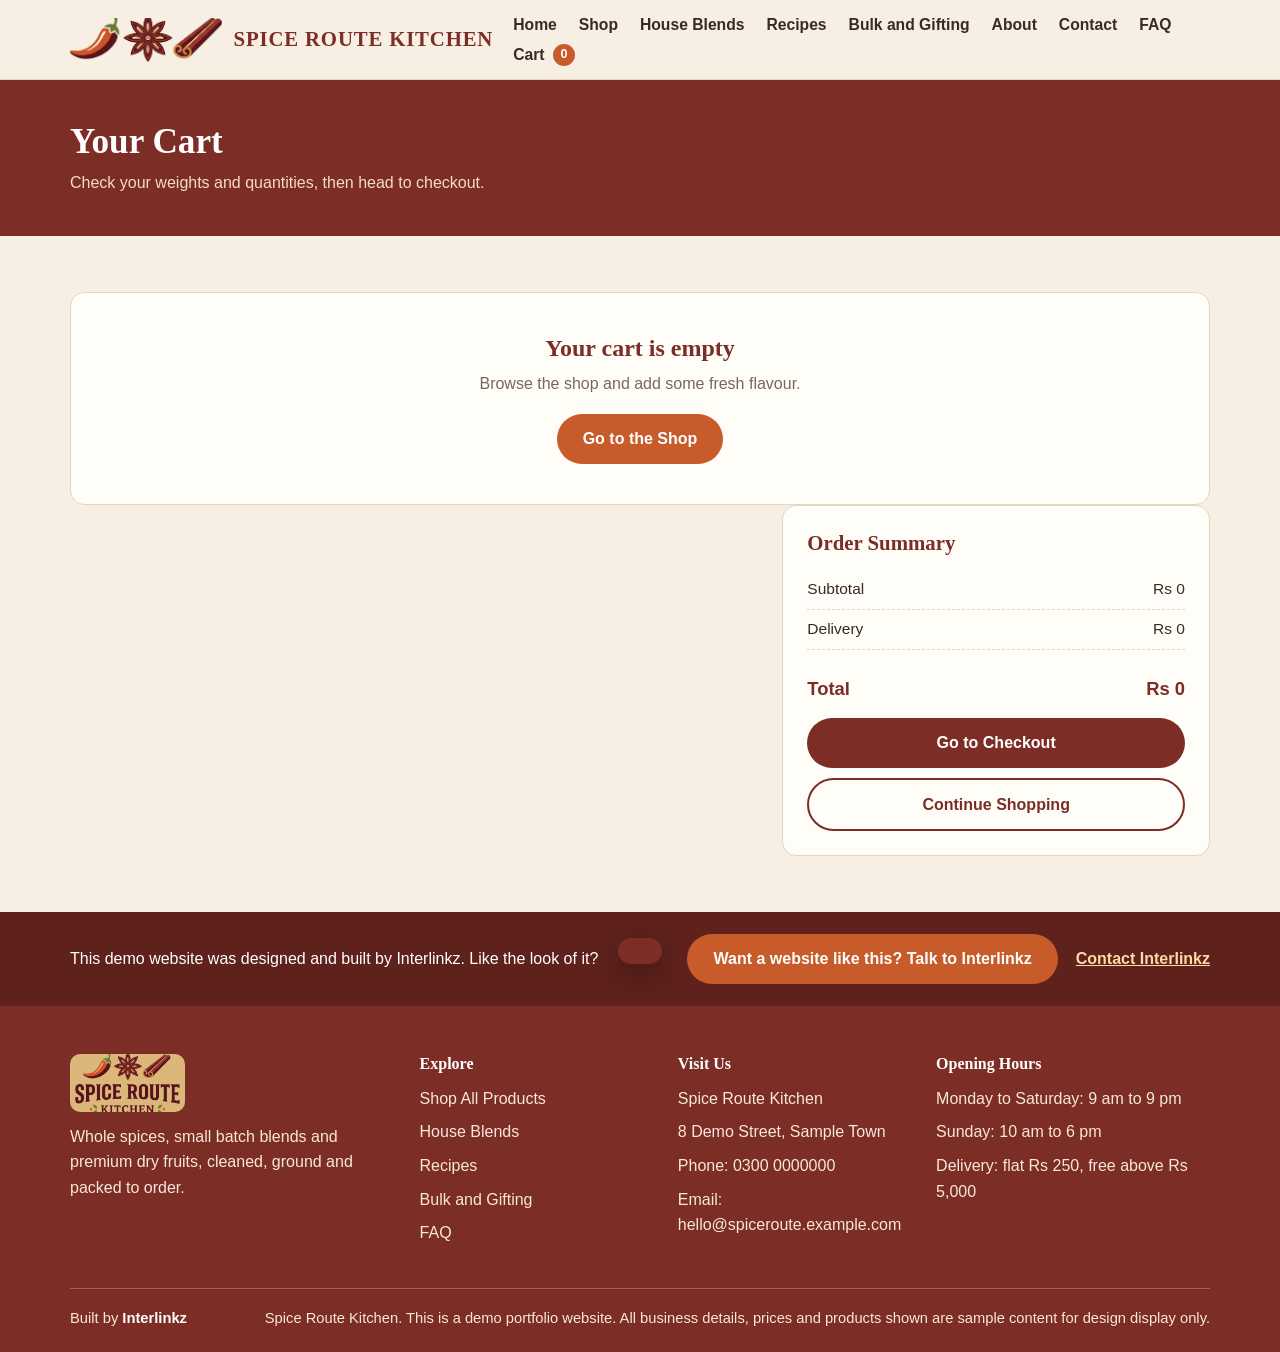
<file: cart.html>
<!DOCTYPE html>
<html lang="en">
<head>
<meta charset="UTF-8">
<meta name="viewport" content="width=device-width, initial-scale=1.0">
<title>Cart - Spice Route Kitchen</title>
<meta name="description" content="Your Spice Route Kitchen cart, with weights, quantities and delivery totals.">
<link rel="icon" type="image/png" href="images/favicon.png">
<link rel="stylesheet" href="css/style.css">
</head>
<body>
<header class="site-header">
  <div class="container">
    <div class="header-inner">
      <a class="brand" href="index.html">
        <img src="images/logo-mark.png" alt="Spice Route Kitchen logo mark">
        <span class="brand-name">SPICE ROUTE KITCHEN</span>
      </a>
      <button class="nav-toggle" type="button" data-nav-toggle aria-expanded="false" aria-label="Open menu">Menu</button>
      <nav class="main-nav" data-nav aria-label="Main">
        <ul><li><a href="index.html">Home</a></li><li><a href="shop.html">Shop</a></li><li><a href="blends.html">House Blends</a></li><li><a href="recipes.html">Recipes</a></li><li><a href="bulk.html">Bulk and Gifting</a></li><li><a href="about.html">About</a></li><li><a href="contact.html">Contact</a></li><li><a href="faq.html">FAQ</a></li><li><a href="cart.html" class="cart-link">Cart <span class="cart-count" data-cart-count>0</span></a></li></ul>
      </nav>
    </div>
  </div>
</header>
<main>

<div class="page-band">
  <div class="container">
    <h1>Your Cart</h1>
    <p>Check your weights and quantities, then head to checkout.</p>
  </div>
</div>
<section data-cart-page>
  <div class="container">
    <div class="empty-box" data-cart-empty hidden>
      <h2>Your cart is empty</h2>
      <p>Browse the shop and add some fresh flavour.</p>
      <a class="btn" href="shop.html">Go to the Shop</a>
    </div>
    <div class="cart-layout" data-cart-main>
      <div data-cart-lines></div>
      <div class="summary-card">
        <h2>Order Summary</h2>
        <div class="summary-line"><span>Subtotal</span><span data-cart-subtotal>Rs 0</span></div>
        <div class="summary-line"><span>Delivery</span><span data-cart-delivery>Rs 0</span></div>
        <p class="delivery-note" data-delivery-note></p>
        <div class="summary-line total"><span>Total</span><span data-cart-total>Rs 0</span></div>
        <a class="btn btn-maroon" href="checkout.html">Go to Checkout</a>
        <a class="btn btn-outline" href="shop.html" style="margin-top:10px">Continue Shopping</a>
      </div>
    </div>
  </div>
</section>

</main>
<div class="lead-band">
  <div class="container lead-inner">
    <p>This demo website was designed and built by Interlinkz. Like the look of it?</p>
    <a class="btn" href="https://interlinkz.com/contact">Want a website like this? Talk to Interlinkz</a>
    <a class="lead-contact" href="https://interlinkz.com/contact">Contact Interlinkz</a>
  </div>
</div>
<footer class="site-footer">
  <div class="container">
    <div class="footer-grid">
      <div class="footer-brand">
        <img src="images/logo-full.jpg" alt="Spice Route Kitchen">
        <p>Whole spices, small batch blends and premium dry fruits, cleaned, ground and packed to order.</p>
      </div>
      <div>
        <h4>Explore</h4>
        <ul>
          <li><a href="shop.html">Shop All Products</a></li>
          <li><a href="blends.html">House Blends</a></li>
          <li><a href="recipes.html">Recipes</a></li>
          <li><a href="bulk.html">Bulk and Gifting</a></li>
          <li><a href="faq.html">FAQ</a></li>
        </ul>
      </div>
      <div>
        <h4>Visit Us</h4>
        <ul>
          <li>Spice Route Kitchen</li>
          <li>8 Demo Street, Sample Town</li>
          <li>Phone: 0300 0000000</li>
          <li>Email: hello@spiceroute.example.com</li>
        </ul>
      </div>
      <div>
        <h4>Opening Hours</h4>
        <ul>
          <li>Monday to Saturday: 9 am to 9 pm</li>
          <li>Sunday: 10 am to 6 pm</li>
          <li>Delivery: flat Rs 250, free above Rs 5,000</li>
        </ul>
      </div>
    </div>
    <div class="footer-bottom">
      <span>Built by <a href="https://interlinkz.com">Interlinkz</a></span>
      <span>Spice Route Kitchen. This is a demo portfolio website. All business details, prices and products shown are sample content for design display only.</span>
    </div>
  </div>
</footer>
<div class="toast" role="status" aria-live="polite"></div>
<script src="js/products.js"></script>
<script src="js/app.js"></script>
</body>
</html>
</file>
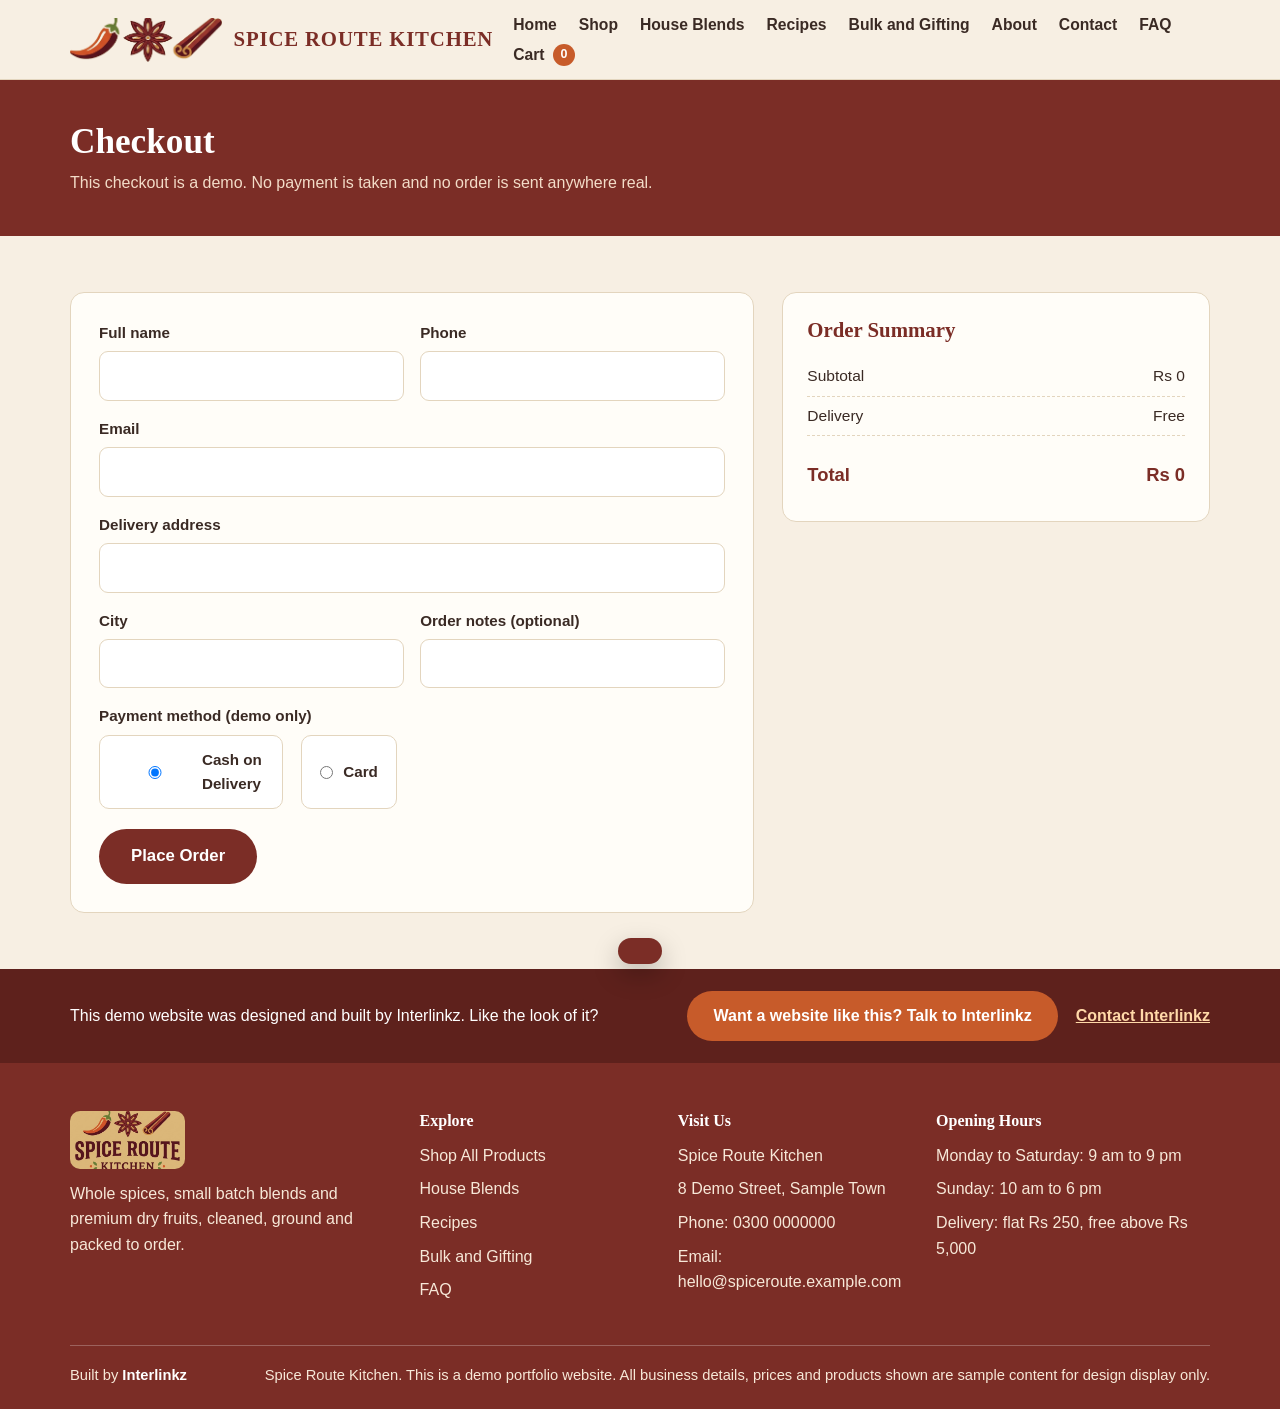
<file: checkout.html>
<!DOCTYPE html>
<html lang="en">
<head>
<meta charset="UTF-8">
<meta name="viewport" content="width=device-width, initial-scale=1.0">
<title>Checkout - Spice Route Kitchen</title>
<meta name="description" content="Demo checkout for Spice Route Kitchen. No payment is taken.">
<link rel="icon" type="image/png" href="images/favicon.png">
<link rel="stylesheet" href="css/style.css">
</head>
<body>
<header class="site-header">
  <div class="container">
    <div class="header-inner">
      <a class="brand" href="index.html">
        <img src="images/logo-mark.png" alt="Spice Route Kitchen logo mark">
        <span class="brand-name">SPICE ROUTE KITCHEN</span>
      </a>
      <button class="nav-toggle" type="button" data-nav-toggle aria-expanded="false" aria-label="Open menu">Menu</button>
      <nav class="main-nav" data-nav aria-label="Main">
        <ul><li><a href="index.html">Home</a></li><li><a href="shop.html">Shop</a></li><li><a href="blends.html">House Blends</a></li><li><a href="recipes.html">Recipes</a></li><li><a href="bulk.html">Bulk and Gifting</a></li><li><a href="about.html">About</a></li><li><a href="contact.html">Contact</a></li><li><a href="faq.html">FAQ</a></li><li><a href="cart.html" class="cart-link">Cart <span class="cart-count" data-cart-count>0</span></a></li></ul>
      </nav>
    </div>
  </div>
</header>
<main>

<div class="page-band">
  <div class="container">
    <h1>Checkout</h1>
    <p>This checkout is a demo. No payment is taken and no order is sent anywhere real.</p>
  </div>
</div>
<section data-checkout-page>
  <div class="container">
    <div data-checkout-main>
      <div class="cart-layout">
        <div class="form-card">
          <form data-checkout-form novalidate>
            <div class="form-error" data-form-error hidden></div>
            <div class="form-grid">
              <div class="field">
                <label for="c-name">Full name</label>
                <input id="c-name" name="name" type="text" required data-label="full name">
              </div>
              <div class="field">
                <label for="c-phone">Phone</label>
                <input id="c-phone" name="phone" type="tel" required data-label="phone">
              </div>
              <div class="field full">
                <label for="c-email">Email</label>
                <input id="c-email" name="email" type="email" required data-label="email">
              </div>
              <div class="field full">
                <label for="c-address">Delivery address</label>
                <input id="c-address" name="address" type="text" required data-label="delivery address">
              </div>
              <div class="field">
                <label for="c-city">City</label>
                <input id="c-city" name="city" type="text" required data-label="city">
              </div>
              <div class="field">
                <label for="c-notes">Order notes (optional)</label>
                <input id="c-notes" name="notes" type="text">
              </div>
              <div class="field full">
                <label>Payment method (demo only)</label>
                <div class="radio-row">
                  <label class="radio-card"><input type="radio" name="payment" value="cod" checked> Cash on Delivery</label>
                  <label class="radio-card"><input type="radio" name="payment" value="card"> Card</label>
                </div>
              </div>
            </div>
            <p style="margin-top:20px"><button type="submit" class="btn btn-maroon btn-large">Place Order</button></p>
          </form>
        </div>
        <div class="summary-card">
          <h2>Order Summary</h2>
          <div data-checkout-lines></div>
          <div class="summary-line"><span>Subtotal</span><span data-co-subtotal>Rs 0</span></div>
          <div class="summary-line"><span>Delivery</span><span data-co-delivery>Rs 0</span></div>
          <p class="delivery-note" data-co-note></p>
          <div class="summary-line total"><span>Total</span><span data-co-total>Rs 0</span></div>
        </div>
      </div>
    </div>
    <div class="success-box" data-checkout-success hidden>
      <h2>Order placed, thank you</h2>
      <p>Your demo order number is <span class="order-no" data-order-number></span>.</p>
      <p style="margin-top:8px">This is a demo checkout, so nothing has been charged and nothing will be delivered. Your cart has been cleared.</p>
      <p style="margin-top:18px"><a class="btn" href="shop.html">Back to the Shop</a></p>
    </div>
  </div>
</section>

</main>
<div class="lead-band">
  <div class="container lead-inner">
    <p>This demo website was designed and built by Interlinkz. Like the look of it?</p>
    <a class="btn" href="https://interlinkz.com/contact">Want a website like this? Talk to Interlinkz</a>
    <a class="lead-contact" href="https://interlinkz.com/contact">Contact Interlinkz</a>
  </div>
</div>
<footer class="site-footer">
  <div class="container">
    <div class="footer-grid">
      <div class="footer-brand">
        <img src="images/logo-full.jpg" alt="Spice Route Kitchen">
        <p>Whole spices, small batch blends and premium dry fruits, cleaned, ground and packed to order.</p>
      </div>
      <div>
        <h4>Explore</h4>
        <ul>
          <li><a href="shop.html">Shop All Products</a></li>
          <li><a href="blends.html">House Blends</a></li>
          <li><a href="recipes.html">Recipes</a></li>
          <li><a href="bulk.html">Bulk and Gifting</a></li>
          <li><a href="faq.html">FAQ</a></li>
        </ul>
      </div>
      <div>
        <h4>Visit Us</h4>
        <ul>
          <li>Spice Route Kitchen</li>
          <li>8 Demo Street, Sample Town</li>
          <li>Phone: 0300 0000000</li>
          <li>Email: hello@spiceroute.example.com</li>
        </ul>
      </div>
      <div>
        <h4>Opening Hours</h4>
        <ul>
          <li>Monday to Saturday: 9 am to 9 pm</li>
          <li>Sunday: 10 am to 6 pm</li>
          <li>Delivery: flat Rs 250, free above Rs 5,000</li>
        </ul>
      </div>
    </div>
    <div class="footer-bottom">
      <span>Built by <a href="https://interlinkz.com">Interlinkz</a></span>
      <span>Spice Route Kitchen. This is a demo portfolio website. All business details, prices and products shown are sample content for design display only.</span>
    </div>
  </div>
</footer>
<div class="toast" role="status" aria-live="polite"></div>
<script src="js/products.js"></script>
<script src="js/app.js"></script>
</body>
</html>
</file>
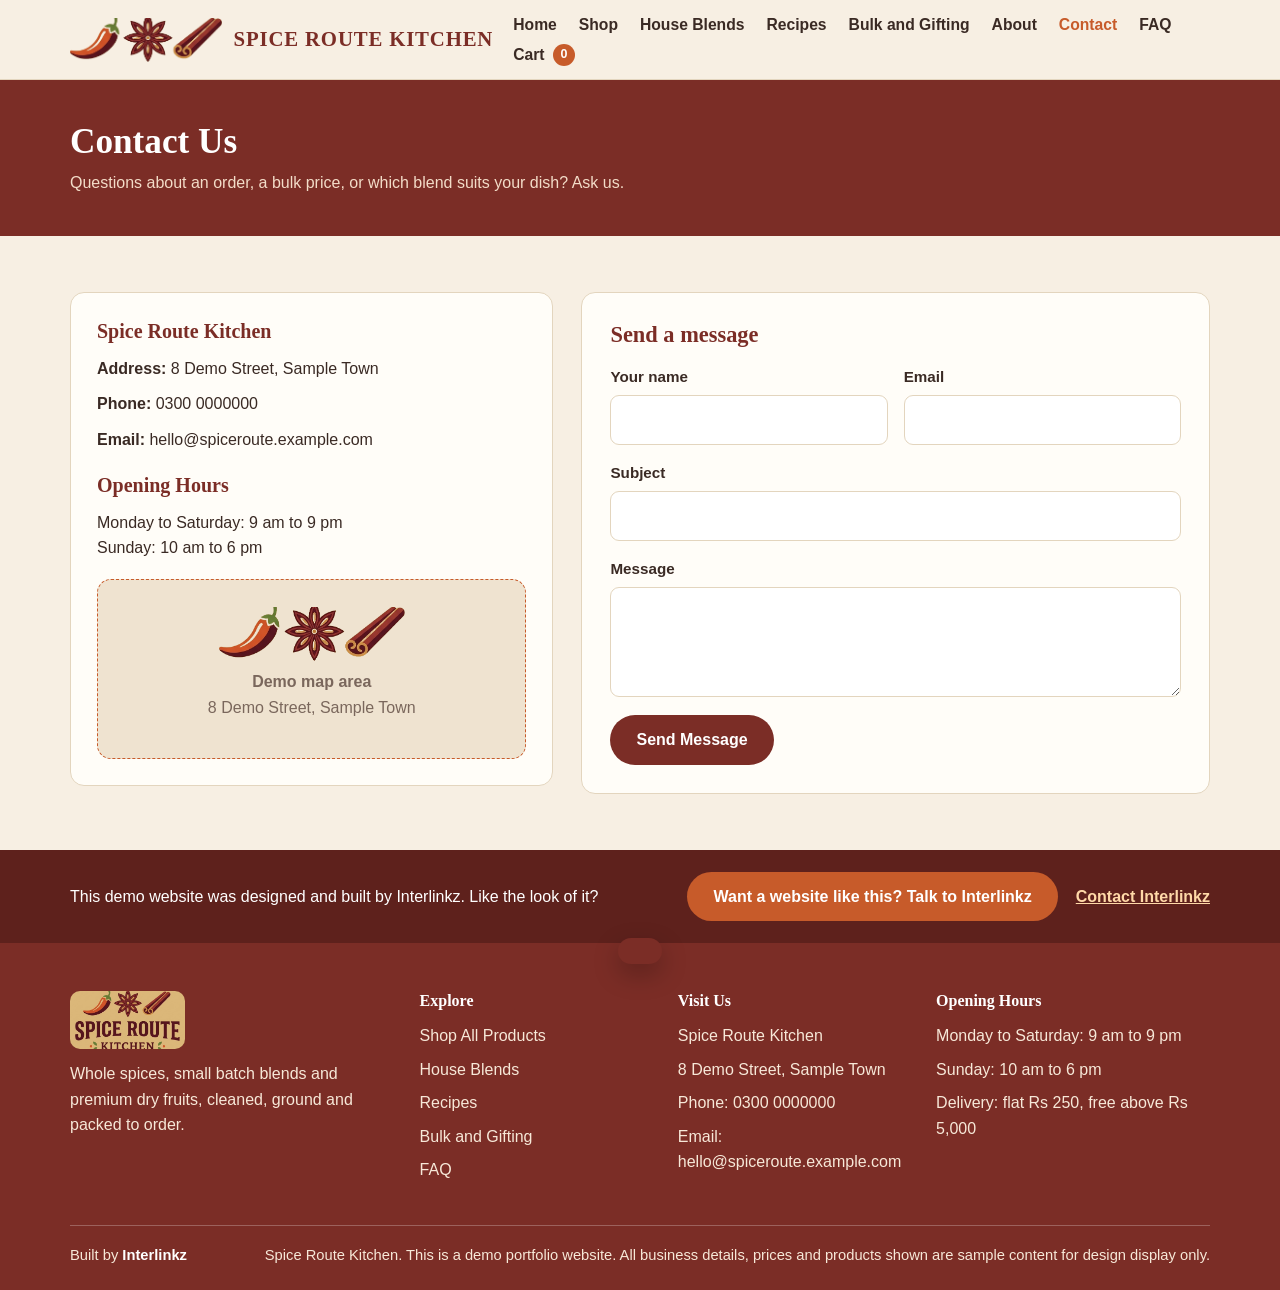
<file: contact.html>
<!DOCTYPE html>
<html lang="en">
<head>
<meta charset="UTF-8">
<meta name="viewport" content="width=device-width, initial-scale=1.0">
<title>Contact - Spice Route Kitchen</title>
<meta name="description" content="Contact Spice Route Kitchen at 8 Demo Street, Sample Town, by phone or email.">
<link rel="icon" type="image/png" href="images/favicon.png">
<link rel="stylesheet" href="css/style.css">
</head>
<body>
<header class="site-header">
  <div class="container">
    <div class="header-inner">
      <a class="brand" href="index.html">
        <img src="images/logo-mark.png" alt="Spice Route Kitchen logo mark">
        <span class="brand-name">SPICE ROUTE KITCHEN</span>
      </a>
      <button class="nav-toggle" type="button" data-nav-toggle aria-expanded="false" aria-label="Open menu">Menu</button>
      <nav class="main-nav" data-nav aria-label="Main">
        <ul><li><a href="index.html">Home</a></li><li><a href="shop.html">Shop</a></li><li><a href="blends.html">House Blends</a></li><li><a href="recipes.html">Recipes</a></li><li><a href="bulk.html">Bulk and Gifting</a></li><li><a href="about.html">About</a></li><li><a href="contact.html" class="active">Contact</a></li><li><a href="faq.html">FAQ</a></li><li><a href="cart.html" class="cart-link">Cart <span class="cart-count" data-cart-count>0</span></a></li></ul>
      </nav>
    </div>
  </div>
</header>
<main>

<div class="page-band">
  <div class="container">
    <h1>Contact Us</h1>
    <p>Questions about an order, a bulk price, or which blend suits your dish? Ask us.</p>
  </div>
</div>
<section>
  <div class="container contact-grid">
    <div class="info-card">
      <h2>Spice Route Kitchen</h2>
      <p><strong>Address:</strong> 8 Demo Street, Sample Town</p>
      <p><strong>Phone:</strong> 0300 0000000</p>
      <p><strong>Email:</strong> hello@spiceroute.example.com</p>
      <h2 style="margin-top:20px">Opening Hours</h2>
      <p>Monday to Saturday: 9 am to 9 pm<br>Sunday: 10 am to 6 pm</p>
      <div class="map-box">
        <img src="images/logo-mark.png" alt="Spice Route Kitchen mark">
        <p><strong>Demo map area</strong><br>8 Demo Street, Sample Town</p>
      </div>
    </div>
    <div class="form-card">
      <h2 style="font-size:1.4rem;margin-bottom:16px">Send a message</h2>
      <form data-simple-form novalidate>
        <div class="form-error" data-form-error hidden></div>
        <div class="form-grid">
          <div class="field">
            <label for="m-name">Your name</label>
            <input id="m-name" name="name" type="text" required data-label="your name">
          </div>
          <div class="field">
            <label for="m-email">Email</label>
            <input id="m-email" name="email" type="email" required data-label="email">
          </div>
          <div class="field full">
            <label for="m-subject">Subject</label>
            <input id="m-subject" name="subject" type="text" required data-label="subject">
          </div>
          <div class="field full">
            <label for="m-message">Message</label>
            <textarea id="m-message" name="message" required data-label="message"></textarea>
          </div>
        </div>
        <p style="margin-top:18px"><button type="submit" class="btn btn-maroon">Send Message</button></p>
        <div class="form-success" data-form-success hidden>Thank you. Your message has been noted and we will reply within one working day. (Demo only, nothing was sent.)</div>
      </form>
    </div>
  </div>
</section>

</main>
<div class="lead-band">
  <div class="container lead-inner">
    <p>This demo website was designed and built by Interlinkz. Like the look of it?</p>
    <a class="btn" href="https://interlinkz.com/contact">Want a website like this? Talk to Interlinkz</a>
    <a class="lead-contact" href="https://interlinkz.com/contact">Contact Interlinkz</a>
  </div>
</div>
<footer class="site-footer">
  <div class="container">
    <div class="footer-grid">
      <div class="footer-brand">
        <img src="images/logo-full.jpg" alt="Spice Route Kitchen">
        <p>Whole spices, small batch blends and premium dry fruits, cleaned, ground and packed to order.</p>
      </div>
      <div>
        <h4>Explore</h4>
        <ul>
          <li><a href="shop.html">Shop All Products</a></li>
          <li><a href="blends.html">House Blends</a></li>
          <li><a href="recipes.html">Recipes</a></li>
          <li><a href="bulk.html">Bulk and Gifting</a></li>
          <li><a href="faq.html">FAQ</a></li>
        </ul>
      </div>
      <div>
        <h4>Visit Us</h4>
        <ul>
          <li>Spice Route Kitchen</li>
          <li>8 Demo Street, Sample Town</li>
          <li>Phone: 0300 0000000</li>
          <li>Email: hello@spiceroute.example.com</li>
        </ul>
      </div>
      <div>
        <h4>Opening Hours</h4>
        <ul>
          <li>Monday to Saturday: 9 am to 9 pm</li>
          <li>Sunday: 10 am to 6 pm</li>
          <li>Delivery: flat Rs 250, free above Rs 5,000</li>
        </ul>
      </div>
    </div>
    <div class="footer-bottom">
      <span>Built by <a href="https://interlinkz.com">Interlinkz</a></span>
      <span>Spice Route Kitchen. This is a demo portfolio website. All business details, prices and products shown are sample content for design display only.</span>
    </div>
  </div>
</footer>
<div class="toast" role="status" aria-live="polite"></div>
<script src="js/products.js"></script>
<script src="js/app.js"></script>
</body>
</html>
</file>
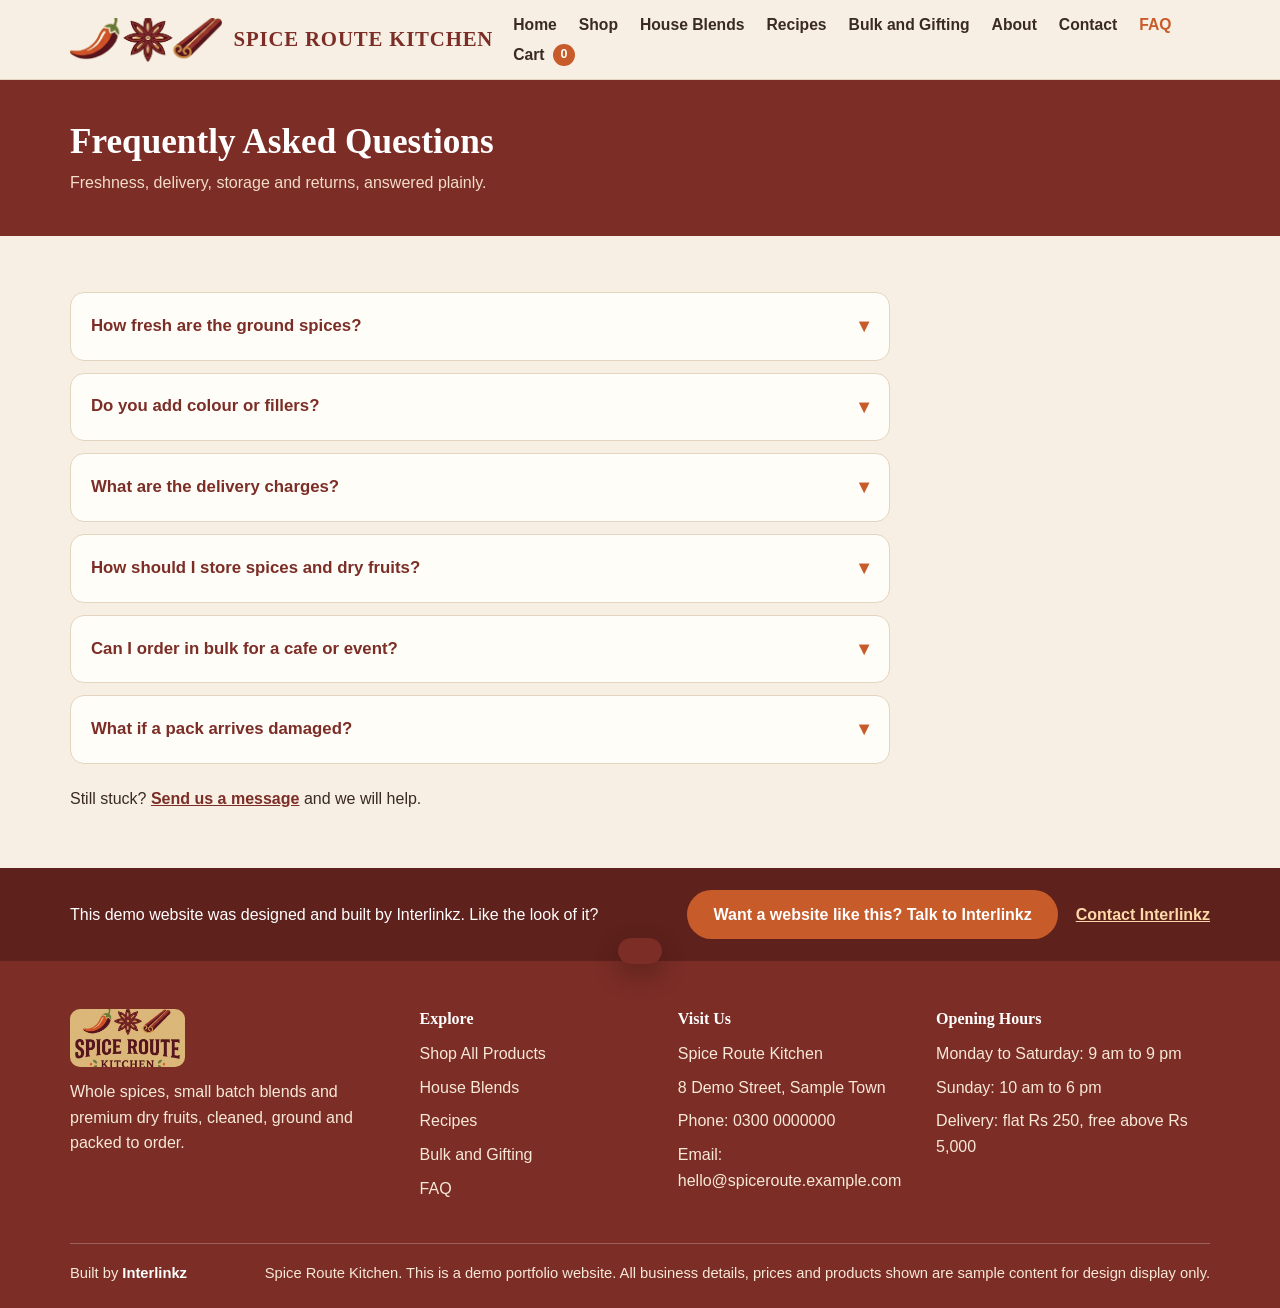
<file: faq.html>
<!DOCTYPE html>
<html lang="en">
<head>
<meta charset="UTF-8">
<meta name="viewport" content="width=device-width, initial-scale=1.0">
<title>FAQ - Spice Route Kitchen</title>
<meta name="description" content="Answers about freshness, delivery charges, storage, bulk orders and returns at Spice Route Kitchen.">
<link rel="icon" type="image/png" href="images/favicon.png">
<link rel="stylesheet" href="css/style.css">
</head>
<body>
<header class="site-header">
  <div class="container">
    <div class="header-inner">
      <a class="brand" href="index.html">
        <img src="images/logo-mark.png" alt="Spice Route Kitchen logo mark">
        <span class="brand-name">SPICE ROUTE KITCHEN</span>
      </a>
      <button class="nav-toggle" type="button" data-nav-toggle aria-expanded="false" aria-label="Open menu">Menu</button>
      <nav class="main-nav" data-nav aria-label="Main">
        <ul><li><a href="index.html">Home</a></li><li><a href="shop.html">Shop</a></li><li><a href="blends.html">House Blends</a></li><li><a href="recipes.html">Recipes</a></li><li><a href="bulk.html">Bulk and Gifting</a></li><li><a href="about.html">About</a></li><li><a href="contact.html">Contact</a></li><li><a href="faq.html" class="active">FAQ</a></li><li><a href="cart.html" class="cart-link">Cart <span class="cart-count" data-cart-count>0</span></a></li></ul>
      </nav>
    </div>
  </div>
</header>
<main>

<div class="page-band">
  <div class="container">
    <h1>Frequently Asked Questions</h1>
    <p>Freshness, delivery, storage and returns, answered plainly.</p>
  </div>
</div>
<section>
  <div class="container">
    <div class="faq-list">
      <div class="faq-item">
        <button class="faq-q" type="button" aria-expanded="false">How fresh are the ground spices? <span class="arrow">&#9662;</span></button>
        <div class="faq-a"><p>Ground spices and blends are milled in small batches every week, and each pack is marked with its packing week. Whole spices keep their flavour longer and are packed to order.</p></div>
      </div>
      <div class="faq-item">
        <button class="faq-q" type="button" aria-expanded="false">Do you add colour or fillers? <span class="arrow">&#9662;</span></button>
        <div class="faq-a"><p>No. We never add colour, husk, starch or any filler. Every pack contains only the spice or dry fruit named on the label.</p></div>
      </div>
      <div class="faq-item">
        <button class="faq-q" type="button" aria-expanded="false">What are the delivery charges? <span class="arrow">&#9662;</span></button>
        <div class="faq-a"><p>Delivery is a flat Rs 250 per order anywhere we deliver, and free on orders above Rs 5,000. Orders placed before 2 pm usually leave the same working day.</p></div>
      </div>
      <div class="faq-item">
        <button class="faq-q" type="button" aria-expanded="false">How should I store spices and dry fruits? <span class="arrow">&#9662;</span></button>
        <div class="faq-a"><p>Keep spices in airtight jars away from heat and sunlight, and they will hold their best flavour for about 6 months once opened. Dry fruits stay crisp in a sealed container, and in warm weather the fridge is better.</p></div>
      </div>
      <div class="faq-item">
        <button class="faq-q" type="button" aria-expanded="false">Can I order in bulk for a cafe or event? <span class="arrow">&#9662;</span></button>
        <div class="faq-a"><p>Yes. Use the Bulk and Gifting page form with the items and quantities you need, and we will reply with a bulk price and delivery plan within one working day.</p></div>
      </div>
      <div class="faq-item">
        <button class="faq-q" type="button" aria-expanded="false">What if a pack arrives damaged? <span class="arrow">&#9662;</span></button>
        <div class="faq-a"><p>Tell us within 2 days of delivery with a photo of the pack, and we will replace it or refund it. Sealed, undamaged packs can also be returned within 7 days.</p></div>
      </div>
    </div>
    <p style="margin-top:22px">Still stuck? <a class="text-link" href="contact.html">Send us a message</a> and we will help.</p>
  </div>
</section>

</main>
<div class="lead-band">
  <div class="container lead-inner">
    <p>This demo website was designed and built by Interlinkz. Like the look of it?</p>
    <a class="btn" href="https://interlinkz.com/contact">Want a website like this? Talk to Interlinkz</a>
    <a class="lead-contact" href="https://interlinkz.com/contact">Contact Interlinkz</a>
  </div>
</div>
<footer class="site-footer">
  <div class="container">
    <div class="footer-grid">
      <div class="footer-brand">
        <img src="images/logo-full.jpg" alt="Spice Route Kitchen">
        <p>Whole spices, small batch blends and premium dry fruits, cleaned, ground and packed to order.</p>
      </div>
      <div>
        <h4>Explore</h4>
        <ul>
          <li><a href="shop.html">Shop All Products</a></li>
          <li><a href="blends.html">House Blends</a></li>
          <li><a href="recipes.html">Recipes</a></li>
          <li><a href="bulk.html">Bulk and Gifting</a></li>
          <li><a href="faq.html">FAQ</a></li>
        </ul>
      </div>
      <div>
        <h4>Visit Us</h4>
        <ul>
          <li>Spice Route Kitchen</li>
          <li>8 Demo Street, Sample Town</li>
          <li>Phone: 0300 0000000</li>
          <li>Email: hello@spiceroute.example.com</li>
        </ul>
      </div>
      <div>
        <h4>Opening Hours</h4>
        <ul>
          <li>Monday to Saturday: 9 am to 9 pm</li>
          <li>Sunday: 10 am to 6 pm</li>
          <li>Delivery: flat Rs 250, free above Rs 5,000</li>
        </ul>
      </div>
    </div>
    <div class="footer-bottom">
      <span>Built by <a href="https://interlinkz.com">Interlinkz</a></span>
      <span>Spice Route Kitchen. This is a demo portfolio website. All business details, prices and products shown are sample content for design display only.</span>
    </div>
  </div>
</footer>
<div class="toast" role="status" aria-live="polite"></div>
<script src="js/products.js"></script>
<script src="js/app.js"></script>
</body>
</html>
</file>
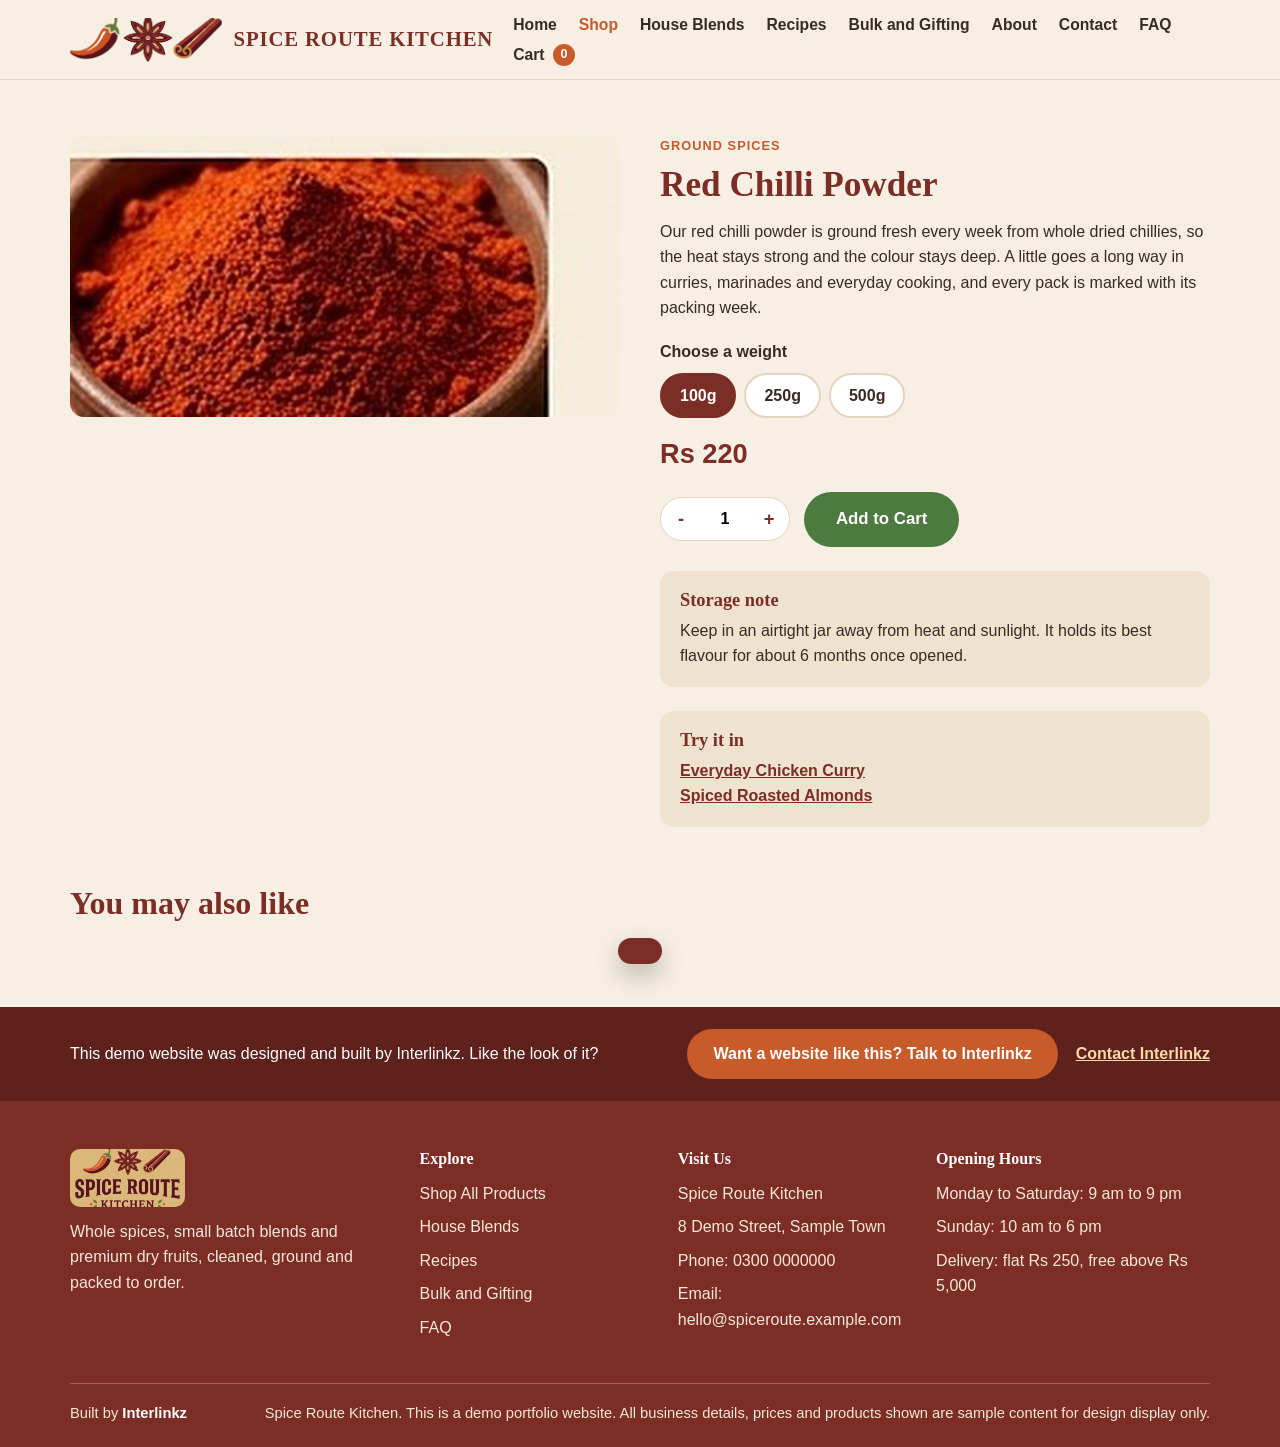
<file: product.html>
<!DOCTYPE html>
<html lang="en">
<head>
<meta charset="UTF-8">
<meta name="viewport" content="width=device-width, initial-scale=1.0">
<title>Product - Spice Route Kitchen</title>
<meta name="description" content="Product details, weight options and prices.">
<link rel="icon" type="image/png" href="images/favicon.png">
<link rel="stylesheet" href="css/style.css">
</head>
<body>
<header class="site-header">
  <div class="container">
    <div class="header-inner">
      <a class="brand" href="index.html">
        <img src="images/logo-mark.png" alt="Spice Route Kitchen logo mark">
        <span class="brand-name">SPICE ROUTE KITCHEN</span>
      </a>
      <button class="nav-toggle" type="button" data-nav-toggle aria-expanded="false" aria-label="Open menu">Menu</button>
      <nav class="main-nav" data-nav aria-label="Main">
        <ul><li><a href="index.html">Home</a></li><li><a href="shop.html" class="active">Shop</a></li><li><a href="blends.html">House Blends</a></li><li><a href="recipes.html">Recipes</a></li><li><a href="bulk.html">Bulk and Gifting</a></li><li><a href="about.html">About</a></li><li><a href="contact.html">Contact</a></li><li><a href="faq.html">FAQ</a></li><li><a href="cart.html" class="cart-link">Cart <span class="cart-count" data-cart-count>0</span></a></li></ul>
      </nav>
    </div>
  </div>
</header>
<main>

<section data-product-page>
  <div class="container">
    <div class="product-grid">
      <img data-p-img src="images/hero.jpg" alt="">
      <div class="product-info">
        <p class="p-cat" data-p-cat></p>
        <h1 data-p-name></h1>
        <p data-p-long></p>
        <p style="margin-top:18px"><strong>Choose a weight</strong></p>
        <div class="weight-pills" data-p-weights></div>
        <p class="p-price" data-p-price></p>
        <div class="qty-row">
          <div class="qty-stepper">
            <button type="button" data-qty-minus aria-label="Decrease quantity">-</button>
            <input type="text" value="1" data-p-qty aria-label="Quantity" inputmode="numeric">
            <button type="button" data-qty-plus aria-label="Increase quantity">+</button>
          </div>
          <button type="button" class="btn btn-green btn-large" data-p-add>Add to Cart</button>
        </div>
        <div class="note-box">
          <h2>Storage note</h2>
          <p data-p-storage></p>
        </div>
        <div class="note-box" data-p-recipes hidden></div>
      </div>
    </div>
  </div>
</section>
<section style="padding-top:0">
  <div class="container">
    <div class="section-head"><h2>You may also like</h2></div>
    <div class="grid" data-related-grid></div>
  </div>
</section>

</main>
<div class="lead-band">
  <div class="container lead-inner">
    <p>This demo website was designed and built by Interlinkz. Like the look of it?</p>
    <a class="btn" href="https://interlinkz.com/contact">Want a website like this? Talk to Interlinkz</a>
    <a class="lead-contact" href="https://interlinkz.com/contact">Contact Interlinkz</a>
  </div>
</div>
<footer class="site-footer">
  <div class="container">
    <div class="footer-grid">
      <div class="footer-brand">
        <img src="images/logo-full.jpg" alt="Spice Route Kitchen">
        <p>Whole spices, small batch blends and premium dry fruits, cleaned, ground and packed to order.</p>
      </div>
      <div>
        <h4>Explore</h4>
        <ul>
          <li><a href="shop.html">Shop All Products</a></li>
          <li><a href="blends.html">House Blends</a></li>
          <li><a href="recipes.html">Recipes</a></li>
          <li><a href="bulk.html">Bulk and Gifting</a></li>
          <li><a href="faq.html">FAQ</a></li>
        </ul>
      </div>
      <div>
        <h4>Visit Us</h4>
        <ul>
          <li>Spice Route Kitchen</li>
          <li>8 Demo Street, Sample Town</li>
          <li>Phone: 0300 0000000</li>
          <li>Email: hello@spiceroute.example.com</li>
        </ul>
      </div>
      <div>
        <h4>Opening Hours</h4>
        <ul>
          <li>Monday to Saturday: 9 am to 9 pm</li>
          <li>Sunday: 10 am to 6 pm</li>
          <li>Delivery: flat Rs 250, free above Rs 5,000</li>
        </ul>
      </div>
    </div>
    <div class="footer-bottom">
      <span>Built by <a href="https://interlinkz.com">Interlinkz</a></span>
      <span>Spice Route Kitchen. This is a demo portfolio website. All business details, prices and products shown are sample content for design display only.</span>
    </div>
  </div>
</footer>
<div class="toast" role="status" aria-live="polite"></div>
<script src="js/products.js"></script>
<script src="js/app.js"></script>
</body>
</html>
</file>
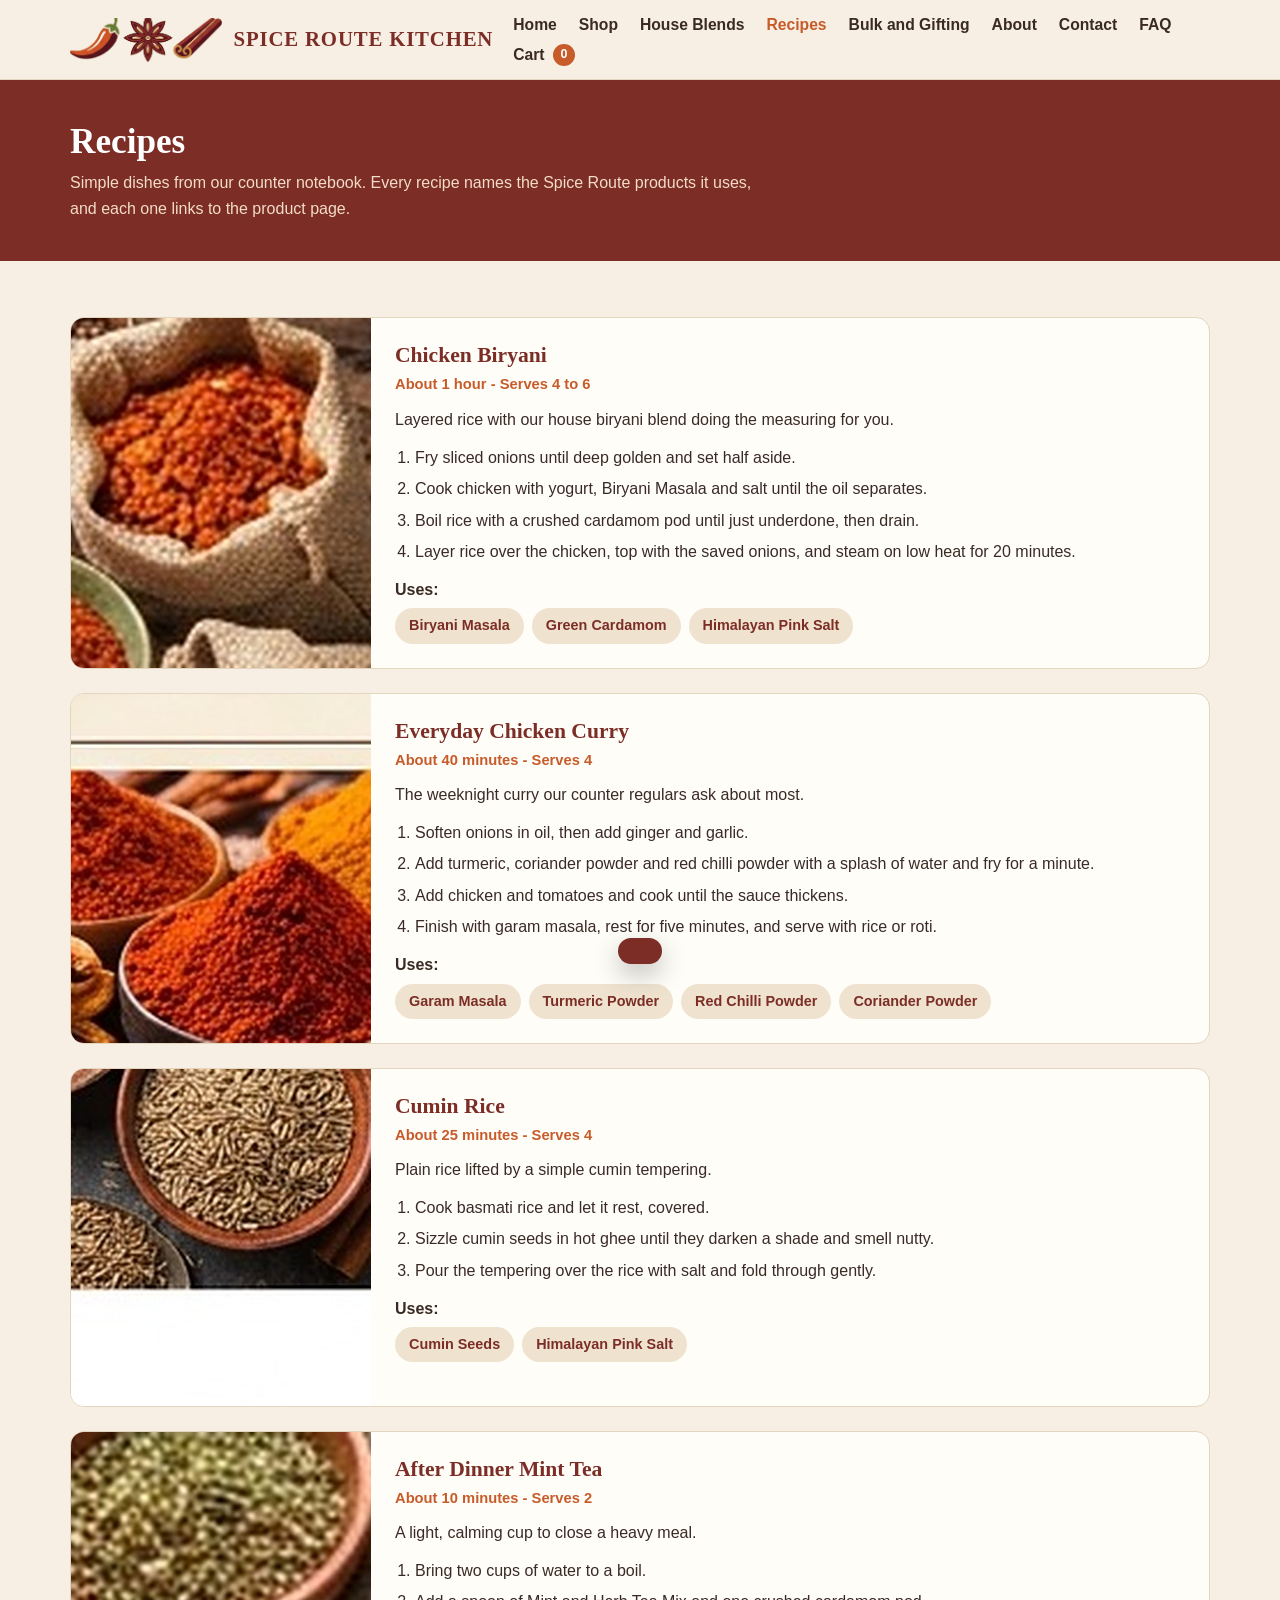
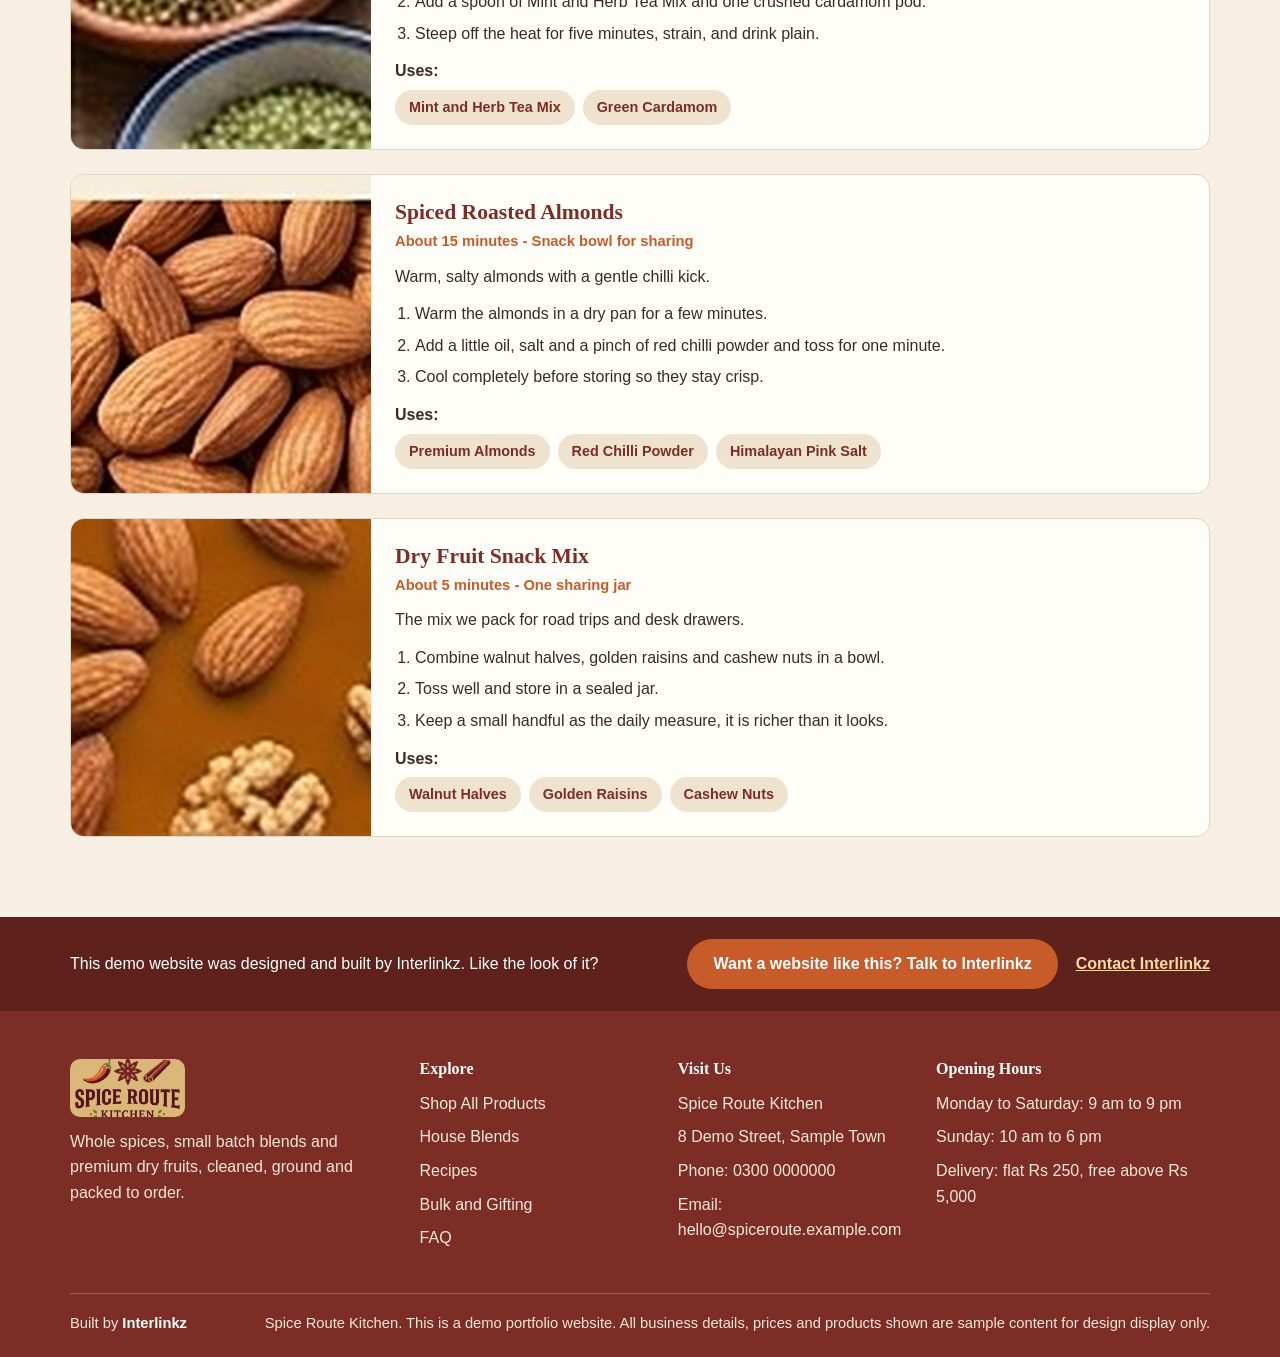
<file: recipes.html>
<!DOCTYPE html>
<html lang="en">
<head>
<meta charset="UTF-8">
<meta name="viewport" content="width=device-width, initial-scale=1.0">
<title>Recipes - Spice Route Kitchen</title>
<meta name="description" content="Simple recipes using Spice Route Kitchen spices, blends and dry fruits.">
<link rel="icon" type="image/png" href="images/favicon.png">
<link rel="stylesheet" href="css/style.css">
</head>
<body>
<header class="site-header">
  <div class="container">
    <div class="header-inner">
      <a class="brand" href="index.html">
        <img src="images/logo-mark.png" alt="Spice Route Kitchen logo mark">
        <span class="brand-name">SPICE ROUTE KITCHEN</span>
      </a>
      <button class="nav-toggle" type="button" data-nav-toggle aria-expanded="false" aria-label="Open menu">Menu</button>
      <nav class="main-nav" data-nav aria-label="Main">
        <ul><li><a href="index.html">Home</a></li><li><a href="shop.html">Shop</a></li><li><a href="blends.html">House Blends</a></li><li><a href="recipes.html" class="active">Recipes</a></li><li><a href="bulk.html">Bulk and Gifting</a></li><li><a href="about.html">About</a></li><li><a href="contact.html">Contact</a></li><li><a href="faq.html">FAQ</a></li><li><a href="cart.html" class="cart-link">Cart <span class="cart-count" data-cart-count>0</span></a></li></ul>
      </nav>
    </div>
  </div>
</header>
<main>

<div class="page-band">
  <div class="container">
    <h1>Recipes</h1>
    <p>Simple dishes from our counter notebook. Every recipe names the Spice Route products it uses, and each one links to the product page.</p>
  </div>
</div>
<section>
  <div class="container" data-recipes></div>
</section>

</main>
<div class="lead-band">
  <div class="container lead-inner">
    <p>This demo website was designed and built by Interlinkz. Like the look of it?</p>
    <a class="btn" href="https://interlinkz.com/contact">Want a website like this? Talk to Interlinkz</a>
    <a class="lead-contact" href="https://interlinkz.com/contact">Contact Interlinkz</a>
  </div>
</div>
<footer class="site-footer">
  <div class="container">
    <div class="footer-grid">
      <div class="footer-brand">
        <img src="images/logo-full.jpg" alt="Spice Route Kitchen">
        <p>Whole spices, small batch blends and premium dry fruits, cleaned, ground and packed to order.</p>
      </div>
      <div>
        <h4>Explore</h4>
        <ul>
          <li><a href="shop.html">Shop All Products</a></li>
          <li><a href="blends.html">House Blends</a></li>
          <li><a href="recipes.html">Recipes</a></li>
          <li><a href="bulk.html">Bulk and Gifting</a></li>
          <li><a href="faq.html">FAQ</a></li>
        </ul>
      </div>
      <div>
        <h4>Visit Us</h4>
        <ul>
          <li>Spice Route Kitchen</li>
          <li>8 Demo Street, Sample Town</li>
          <li>Phone: 0300 0000000</li>
          <li>Email: hello@spiceroute.example.com</li>
        </ul>
      </div>
      <div>
        <h4>Opening Hours</h4>
        <ul>
          <li>Monday to Saturday: 9 am to 9 pm</li>
          <li>Sunday: 10 am to 6 pm</li>
          <li>Delivery: flat Rs 250, free above Rs 5,000</li>
        </ul>
      </div>
    </div>
    <div class="footer-bottom">
      <span>Built by <a href="https://interlinkz.com">Interlinkz</a></span>
      <span>Spice Route Kitchen. This is a demo portfolio website. All business details, prices and products shown are sample content for design display only.</span>
    </div>
  </div>
</footer>
<div class="toast" role="status" aria-live="polite"></div>
<script src="js/products.js"></script>
<script src="js/app.js"></script>
</body>
</html>
</file>
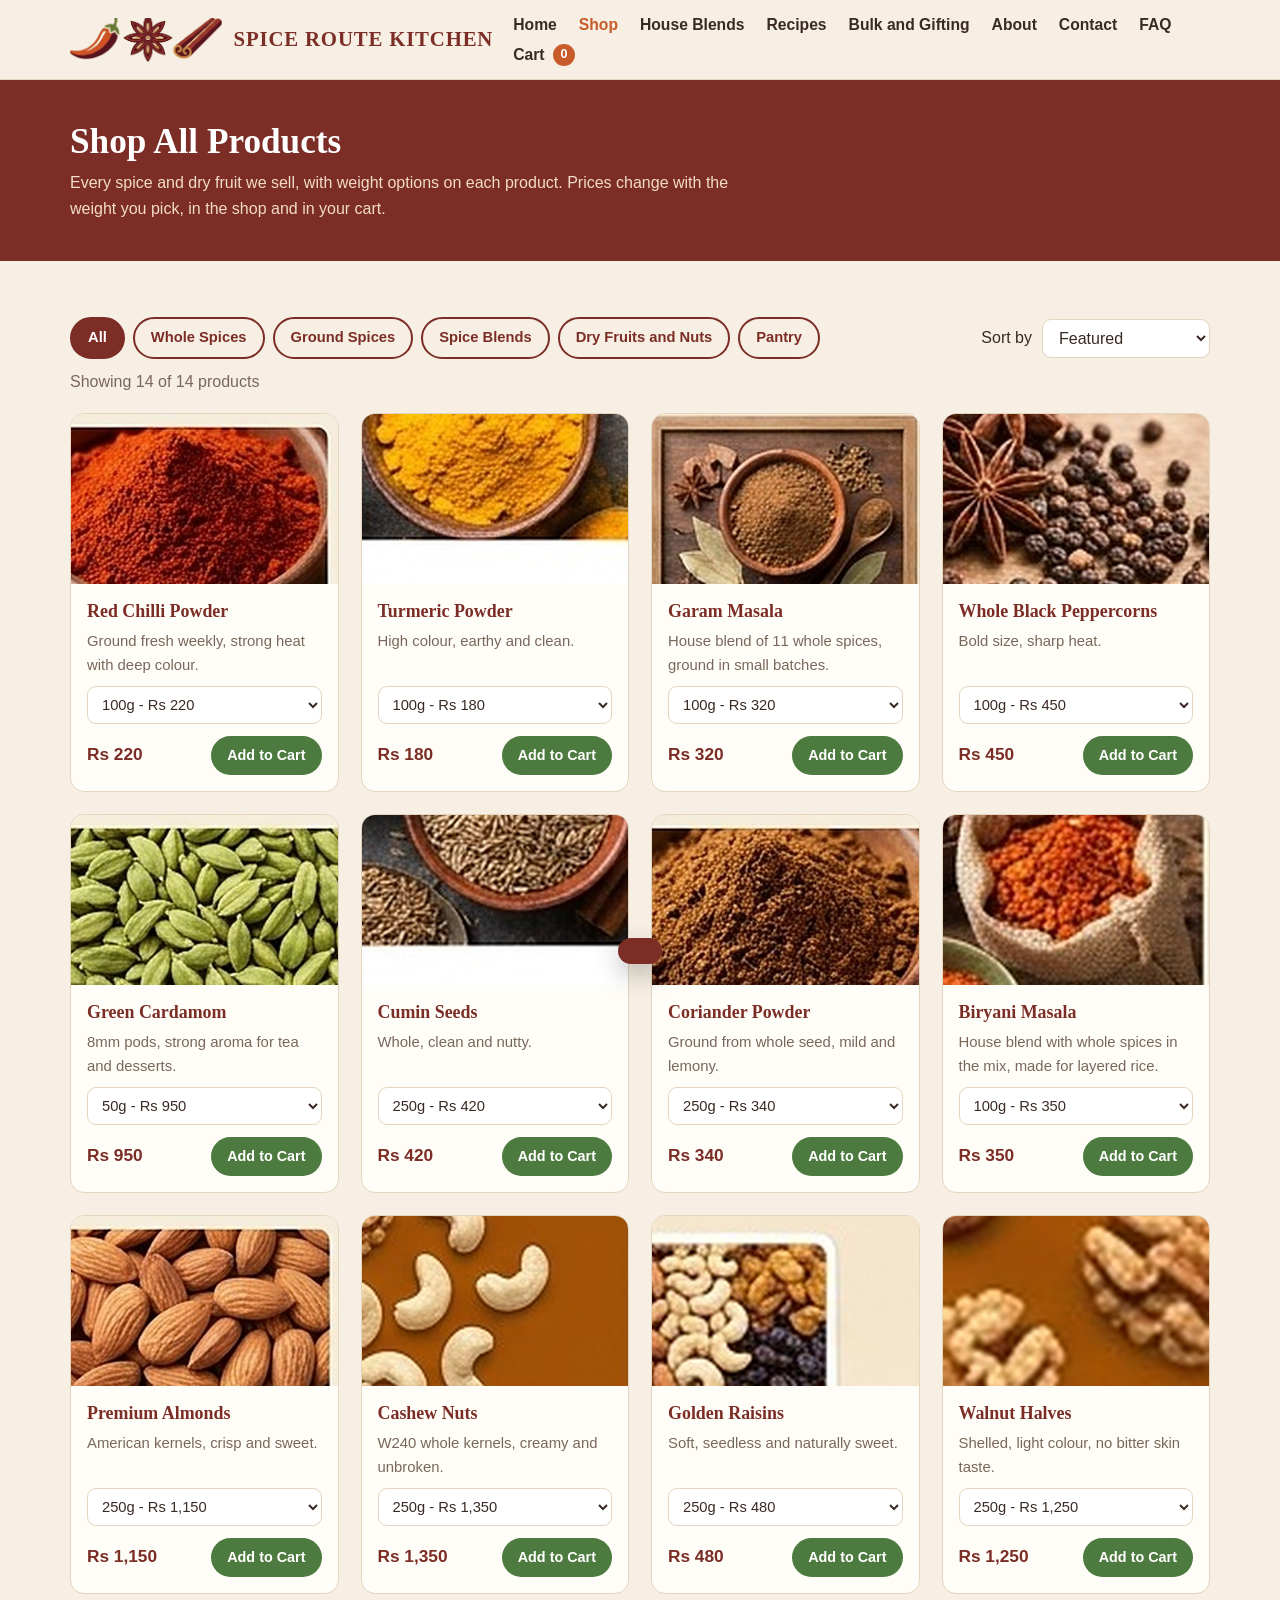
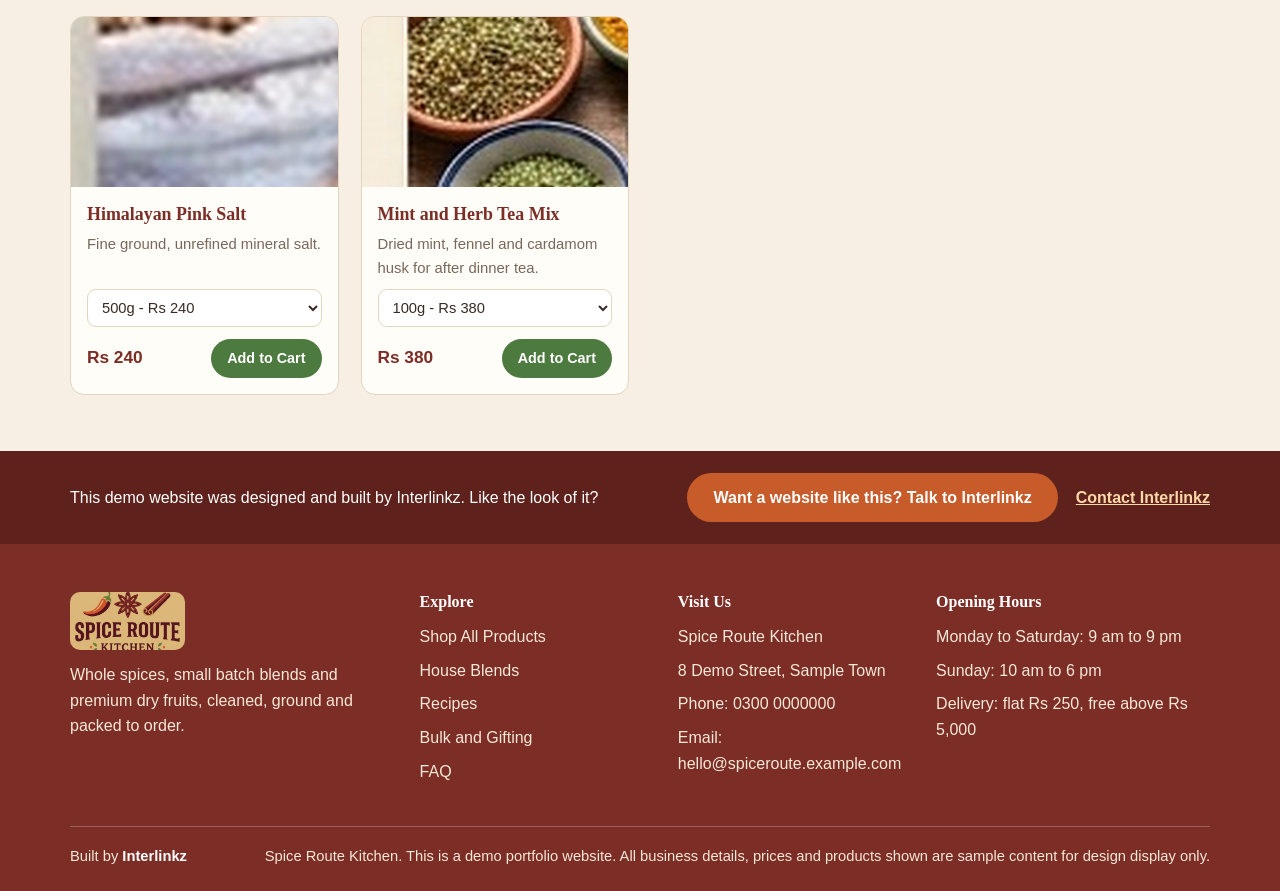
<file: shop.html>
<!DOCTYPE html>
<html lang="en">
<head>
<meta charset="UTF-8">
<meta name="viewport" content="width=device-width, initial-scale=1.0">
<title>Shop - Spice Route Kitchen</title>
<meta name="description" content="Shop whole spices, ground spices, house blends, dry fruits and pantry staples with weight options.">
<link rel="icon" type="image/png" href="images/favicon.png">
<link rel="stylesheet" href="css/style.css">
</head>
<body>
<header class="site-header">
  <div class="container">
    <div class="header-inner">
      <a class="brand" href="index.html">
        <img src="images/logo-mark.png" alt="Spice Route Kitchen logo mark">
        <span class="brand-name">SPICE ROUTE KITCHEN</span>
      </a>
      <button class="nav-toggle" type="button" data-nav-toggle aria-expanded="false" aria-label="Open menu">Menu</button>
      <nav class="main-nav" data-nav aria-label="Main">
        <ul><li><a href="index.html">Home</a></li><li><a href="shop.html" class="active">Shop</a></li><li><a href="blends.html">House Blends</a></li><li><a href="recipes.html">Recipes</a></li><li><a href="bulk.html">Bulk and Gifting</a></li><li><a href="about.html">About</a></li><li><a href="contact.html">Contact</a></li><li><a href="faq.html">FAQ</a></li><li><a href="cart.html" class="cart-link">Cart <span class="cart-count" data-cart-count>0</span></a></li></ul>
      </nav>
    </div>
  </div>
</header>
<main>

<div class="page-band">
  <div class="container">
    <h1>Shop All Products</h1>
    <p>Every spice and dry fruit we sell, with weight options on each product. Prices change with the weight you pick, in the shop and in your cart.</p>
  </div>
</div>
<section>
  <div class="container">
    <div class="toolbar">
      <div class="pills" role="group" aria-label="Filter by category">
        <button type="button" class="pill" data-filter="All">All</button>
        <button type="button" class="pill" data-filter="Whole Spices">Whole Spices</button>
        <button type="button" class="pill" data-filter="Ground Spices">Ground Spices</button>
        <button type="button" class="pill" data-filter="Spice Blends">Spice Blends</button>
        <button type="button" class="pill" data-filter="Dry Fruits and Nuts">Dry Fruits and Nuts</button>
        <button type="button" class="pill" data-filter="Pantry">Pantry</button>
      </div>
      <div class="sort-box">
        <label for="sort">Sort by</label>
        <select id="sort" data-sort>
          <option value="featured">Featured</option>
          <option value="price-low">Price: low to high</option>
          <option value="price-high">Price: high to low</option>
          <option value="name">Name A to Z</option>
        </select>
      </div>
    </div>
    <label class="sr-only" for="filterSelect">Filter by category</label>
    <select id="filterSelect" class="filter-select" data-filter-select>
      <option value="All">All categories</option>
      <option value="Whole Spices">Whole Spices</option>
      <option value="Ground Spices">Ground Spices</option>
      <option value="Spice Blends">Spice Blends</option>
      <option value="Dry Fruits and Nuts">Dry Fruits and Nuts</option>
      <option value="Pantry">Pantry</option>
    </select>
    <p class="shop-count" data-shop-count></p>
    <div class="grid" data-shop-grid></div>
  </div>
</section>

</main>
<div class="lead-band">
  <div class="container lead-inner">
    <p>This demo website was designed and built by Interlinkz. Like the look of it?</p>
    <a class="btn" href="https://interlinkz.com/contact">Want a website like this? Talk to Interlinkz</a>
    <a class="lead-contact" href="https://interlinkz.com/contact">Contact Interlinkz</a>
  </div>
</div>
<footer class="site-footer">
  <div class="container">
    <div class="footer-grid">
      <div class="footer-brand">
        <img src="images/logo-full.jpg" alt="Spice Route Kitchen">
        <p>Whole spices, small batch blends and premium dry fruits, cleaned, ground and packed to order.</p>
      </div>
      <div>
        <h4>Explore</h4>
        <ul>
          <li><a href="shop.html">Shop All Products</a></li>
          <li><a href="blends.html">House Blends</a></li>
          <li><a href="recipes.html">Recipes</a></li>
          <li><a href="bulk.html">Bulk and Gifting</a></li>
          <li><a href="faq.html">FAQ</a></li>
        </ul>
      </div>
      <div>
        <h4>Visit Us</h4>
        <ul>
          <li>Spice Route Kitchen</li>
          <li>8 Demo Street, Sample Town</li>
          <li>Phone: 0300 0000000</li>
          <li>Email: hello@spiceroute.example.com</li>
        </ul>
      </div>
      <div>
        <h4>Opening Hours</h4>
        <ul>
          <li>Monday to Saturday: 9 am to 9 pm</li>
          <li>Sunday: 10 am to 6 pm</li>
          <li>Delivery: flat Rs 250, free above Rs 5,000</li>
        </ul>
      </div>
    </div>
    <div class="footer-bottom">
      <span>Built by <a href="https://interlinkz.com">Interlinkz</a></span>
      <span>Spice Route Kitchen. This is a demo portfolio website. All business details, prices and products shown are sample content for design display only.</span>
    </div>
  </div>
</footer>
<div class="toast" role="status" aria-live="polite"></div>
<script src="js/products.js"></script>
<script src="js/app.js"></script>
</body>
</html>
</file>
<file: css/style.css>
/* Spice Route Kitchen - warm sand, deep maroon, paprika orange, leaf green */
:root {
  --sand: #F7EFE3;
  --sand-dark: #EFE3D0;
  --cream: #FFFDF8;
  --maroon: #7B2D26;
  --maroon-dark: #5E211C;
  --paprika: #C75B2A;
  --green: #4C7A3F;
  --green-dark: #3C6331;
  --ink: #3A2A24;
  --muted: #7A675C;
  --line: #E3D5BE;
  --radius: 14px;
}
* { box-sizing: border-box; margin: 0; padding: 0; }
html { scroll-behavior: smooth; }
body {
  font-family: "Segoe UI", Tahoma, Geneva, Verdana, sans-serif;
  background: var(--sand);
  color: var(--ink);
  line-height: 1.6;
  font-size: 16px;
}
h1, h2, h3, h4, .serif {
  font-family: Georgia, "Times New Roman", serif;
  color: var(--maroon);
  line-height: 1.25;
}
img { max-width: 100%; display: block; }
a { color: var(--maroon); }
.container { max-width: 1180px; margin: 0 auto; padding: 0 20px; }
.sr-only { position: absolute; width: 1px; height: 1px; overflow: hidden; clip: rect(0 0 0 0); white-space: nowrap; }
section { padding: 56px 0; }
.section-head { max-width: 720px; margin-bottom: 28px; }
.section-head h2 { font-size: 2rem; margin-bottom: 8px; }
.section-head p { color: var(--muted); }

/* Buttons */
.btn {
  display: inline-block; border: none; cursor: pointer; text-decoration: none;
  font: inherit; font-weight: 600; border-radius: 999px; padding: 12px 26px;
  background: var(--paprika); color: #fff; transition: background .2s ease, transform .2s ease;
}
.btn:hover { background: #AE4C21; }
.btn-outline { background: transparent; color: var(--maroon); border: 2px solid var(--maroon); }
.btn-outline:hover { background: var(--maroon); color: #fff; }
.btn-green { background: var(--green); }
.btn-green:hover { background: var(--green-dark); }
.btn-maroon { background: var(--maroon); }
.btn-maroon:hover { background: var(--maroon-dark); }
.btn-small { padding: 8px 16px; font-size: .9rem; }
.btn-large { padding: 14px 32px; font-size: 1.05rem; }
.text-link { font-weight: 600; }

/* Header */
.site-header {
  background: var(--sand); border-bottom: 1px solid var(--line);
  position: sticky; top: 0; z-index: 50;
}
.header-inner { display: flex; align-items: center; gap: 18px; padding: 12px 0; }
.brand { display: flex; align-items: center; gap: 12px; text-decoration: none; flex-shrink: 0; }
.brand img { height: 44px; width: auto; }
.brand-name { font-family: Georgia, "Times New Roman", serif; font-weight: 700; font-size: 1.3rem; color: var(--maroon); letter-spacing: .04em; line-height: 1.1; }
.main-nav { margin-left: auto; }
.main-nav ul { display: flex; flex-wrap: wrap; gap: 4px 18px; list-style: none; align-items: center; }
.main-nav a { text-decoration: none; color: var(--ink); font-weight: 600; font-size: .98rem; padding: 6px 2px; }
.main-nav a:hover, .main-nav a.active { color: var(--paprika); }
.cart-link { position: relative; }
.cart-count {
  display: inline-block; min-width: 22px; text-align: center;
  background: var(--paprika); color: #fff; border-radius: 999px;
  font-size: .78rem; padding: 1px 6px; margin-left: 4px; vertical-align: middle;
}
.nav-toggle {
  display: none; margin-left: auto; background: var(--maroon); color: #fff;
  border: none; border-radius: 10px; padding: 10px 16px; font: inherit; font-weight: 600; cursor: pointer;
}

/* Hero */
.hero { padding: 48px 0 56px; }
.hero-grid { display: grid; grid-template-columns: 1.05fr 1fr; gap: 40px; align-items: center; }
.hero img { border-radius: var(--radius); width: 100%; height: 100%; object-fit: cover; box-shadow: 0 12px 30px rgba(94, 33, 28, .18); }
.hero h1 { font-size: 2.7rem; margin-bottom: 14px; }
.hero p { font-size: 1.12rem; color: var(--muted); margin-bottom: 24px; max-width: 34rem; }
.hero-actions { display: flex; gap: 14px; flex-wrap: wrap; }

/* Page hero band */
.page-band { background: var(--maroon); color: #fff; padding: 40px 0; }
.page-band h1 { color: #fff; font-size: 2.2rem; margin-bottom: 6px; }
.page-band p { color: #F3DCC8; max-width: 44rem; }

/* Product cards */
.grid { display: grid; grid-template-columns: repeat(4, 1fr); gap: 22px; }
.grid-3 { grid-template-columns: repeat(3, 1fr); }
.card {
  background: var(--cream); border: 1px solid var(--line); border-radius: var(--radius);
  overflow: hidden; display: flex; flex-direction: column;
}
.card-img img { width: 100%; height: 170px; object-fit: cover; }
.card-body { padding: 16px; display: flex; flex-direction: column; gap: 8px; flex: 1; }
.card-body h3 { font-size: 1.12rem; }
.card-body h3 a { text-decoration: none; }
.card-body h3 a:hover { color: var(--paprika); }
.card-line { color: var(--muted); font-size: .93rem; flex: 1; }
.card-weight select {
  width: 100%; padding: 9px 10px; border: 1px solid var(--line); border-radius: 9px;
  background: #fff; font: inherit; font-size: .92rem; color: var(--ink);
}
.card-row { display: flex; align-items: center; justify-content: space-between; gap: 10px; margin-top: 4px; }
.price { font-weight: 700; color: var(--maroon); font-size: 1.08rem; white-space: nowrap; }
.empty-note { color: var(--muted); }

/* Category tiles */
.cat-grid { display: grid; grid-template-columns: repeat(5, 1fr); gap: 18px; }
.cat-tile {
  background: var(--cream); border: 1px solid var(--line); border-radius: var(--radius);
  overflow: hidden; text-decoration: none; text-align: center; padding-bottom: 14px;
}
.cat-tile img { width: 100%; height: 120px; object-fit: cover; margin-bottom: 12px; }
.cat-tile span { font-family: Georgia, "Times New Roman", serif; font-weight: 700; color: var(--maroon); font-size: 1.02rem; padding: 0 8px; display: block; }
.cat-tile:hover span { color: var(--paprika); }

/* Bands */
.blends-band { background: var(--maroon); color: #fff; border-radius: var(--radius); padding: 36px; display: grid; grid-template-columns: 1.4fr 1fr; gap: 28px; align-items: center; }
.blends-band h2 { color: #fff; margin-bottom: 8px; }
.blends-band p { color: #F3DCC8; }
.blends-band img { border-radius: 10px; width: 100%; height: 210px; object-fit: cover; }
.why-img { border-radius: var(--radius); width: 100%; height: 240px; object-fit: cover; margin-top: 22px; }
.split { display: grid; grid-template-columns: 1fr 1fr; gap: 36px; align-items: center; }
.split img { border-radius: var(--radius); width: 100%; height: 320px; object-fit: cover; }
.steps { display: grid; grid-template-columns: repeat(4, 1fr); gap: 18px; margin-top: 28px; }
.step { background: var(--cream); border: 1px solid var(--line); border-radius: var(--radius); padding: 20px; }
.step h3 { font-size: 1.05rem; margin-bottom: 6px; }
.step p { color: var(--muted); font-size: .94rem; }

/* Shop toolbar */
.toolbar { display: flex; flex-wrap: wrap; gap: 14px; align-items: center; justify-content: space-between; margin-bottom: 10px; }
.pills { display: flex; flex-wrap: wrap; gap: 8px; }
.pill {
  border: 2px solid var(--maroon); background: transparent; color: var(--maroon);
  border-radius: 999px; padding: 7px 16px; font: inherit; font-weight: 600; font-size: .92rem; cursor: pointer;
}
.pill:hover { background: var(--sand-dark); }
.pill.active { background: var(--maroon); color: #fff; }
.sort-box { display: flex; align-items: center; gap: 10px; }
.sort-box select, .filter-select {
  padding: 9px 12px; border: 1px solid var(--line); border-radius: 9px; background: #fff; font: inherit; color: var(--ink);
}
.filter-select { display: none; width: 100%; margin-bottom: 12px; }
.shop-count { color: var(--muted); margin-bottom: 18px; }

/* Product page */
.product-grid { display: grid; grid-template-columns: 1fr 1fr; gap: 40px; align-items: start; }
.product-grid > img { border-radius: var(--radius); width: 100%; max-height: 460px; object-fit: cover; }
.p-cat { text-transform: uppercase; letter-spacing: .08em; font-size: .8rem; font-weight: 700; color: var(--paprika); }
.product-info h1 { font-size: 2.2rem; margin: 6px 0 12px; }
.product-info .p-price { font-size: 1.7rem; font-weight: 700; color: var(--maroon); margin: 14px 0; }
.weight-pills { display: flex; flex-wrap: wrap; gap: 8px; margin: 8px 0 4px; }
.weight-pill {
  border: 2px solid var(--line); background: #fff; border-radius: 999px; padding: 8px 18px;
  font: inherit; font-weight: 600; cursor: pointer; color: var(--ink);
}
.weight-pill.active { border-color: var(--maroon); background: var(--maroon); color: #fff; }
.qty-row { display: flex; gap: 14px; align-items: center; flex-wrap: wrap; margin-top: 16px; }
.qty-stepper { display: inline-flex; align-items: center; border: 1px solid var(--line); border-radius: 999px; background: #fff; overflow: hidden; }
.qty-stepper button {
  border: none; background: transparent; width: 40px; height: 42px; font-size: 1.15rem; cursor: pointer; color: var(--maroon); font-weight: 700;
}
.qty-stepper input { width: 48px; text-align: center; border: none; font: inherit; font-weight: 600; }
.qty-stepper span { min-width: 34px; text-align: center; font-weight: 700; }
.note-box { background: var(--sand-dark); border-radius: var(--radius); padding: 18px 20px; margin-top: 24px; }
.note-box h2 { font-size: 1.15rem; margin-bottom: 6px; }
.related { margin-top: 10px; }

/* Guide table */
.table-wrap { overflow-x: auto; background: var(--cream); border: 1px solid var(--line); border-radius: var(--radius); }
table.guide { width: 100%; border-collapse: collapse; min-width: 620px; }
table.guide th, table.guide td { text-align: left; padding: 14px 18px; border-bottom: 1px solid var(--line); vertical-align: top; }
table.guide th { font-family: Georgia, "Times New Roman", serif; color: var(--maroon); background: var(--sand); }
table.guide tr:last-child td { border-bottom: none; }

/* Recipes */
.recipe-card {
  background: var(--cream); border: 1px solid var(--line); border-radius: var(--radius);
  overflow: hidden; display: grid; grid-template-columns: 300px 1fr; margin-bottom: 24px;
}
.recipe-card > img { width: 100%; height: 100%; object-fit: cover; min-height: 240px; }
.recipe-body { padding: 24px; }
.recipe-body h3 { font-size: 1.35rem; margin-bottom: 4px; }
.recipe-meta { color: var(--paprika); font-weight: 600; font-size: .92rem; margin-bottom: 10px; }
.recipe-body ol { margin: 12px 0 12px 20px; }
.recipe-body li { margin-bottom: 6px; }
.chip-row { display: flex; flex-wrap: wrap; gap: 8px; margin-top: 6px; }
.chip-link {
  background: var(--sand-dark); color: var(--maroon); text-decoration: none; font-weight: 600;
  border-radius: 999px; padding: 6px 14px; font-size: .9rem;
}
.chip-link:hover { background: var(--maroon); color: #fff; }

/* Forms */
.form-card { background: var(--cream); border: 1px solid var(--line); border-radius: var(--radius); padding: 28px; }
.form-grid { display: grid; grid-template-columns: 1fr 1fr; gap: 16px; }
.field { display: flex; flex-direction: column; gap: 6px; }
.field.full { grid-column: 1 / -1; }
.field label { font-weight: 600; font-size: .95rem; }
.field input, .field textarea, .field select {
  padding: 11px 13px; border: 1px solid var(--line); border-radius: 9px; font: inherit; background: #fff; color: var(--ink); width: 100%;
}
.field textarea { min-height: 110px; resize: vertical; }
.form-error { background: #FBE9E4; border: 1px solid var(--paprika); color: var(--maroon-dark); border-radius: 10px; padding: 12px 16px; margin-bottom: 16px; font-weight: 600; }
.form-success { background: #EAF3E4; border: 1px solid var(--green); color: var(--green-dark); border-radius: 10px; padding: 14px 18px; margin-top: 16px; font-weight: 600; }
.radio-row { display: flex; gap: 18px; flex-wrap: wrap; }
.radio-card { border: 1px solid var(--line); border-radius: 10px; padding: 12px 18px; display: flex; gap: 10px; align-items: center; cursor: pointer; background: #fff; font-weight: 600; }

/* Cart and checkout */
.cart-layout { display: grid; grid-template-columns: 1.6fr 1fr; gap: 28px; align-items: start; }
.cart-line {
  display: grid; grid-template-columns: 84px 1fr auto auto; gap: 16px; align-items: center;
  background: var(--cream); border: 1px solid var(--line); border-radius: var(--radius); padding: 14px 16px; margin-bottom: 14px;
}
.cart-line img { width: 84px; height: 84px; object-fit: cover; border-radius: 10px; }
.cart-line-info h3 { font-size: 1.05rem; }
.cart-line-info p { color: var(--muted); font-size: .92rem; }
.remove-btn { background: none; border: none; color: var(--paprika); font: inherit; font-weight: 600; cursor: pointer; padding: 4px 0; text-decoration: underline; }
.cart-line-total { font-weight: 700; color: var(--maroon); white-space: nowrap; }
.summary-card { background: var(--cream); border: 1px solid var(--line); border-radius: var(--radius); padding: 24px; }
.summary-card h2 { font-size: 1.3rem; margin-bottom: 14px; }
.summary-line { display: flex; justify-content: space-between; gap: 14px; padding: 7px 0; border-bottom: 1px dashed var(--line); font-size: .97rem; }
.summary-line.total { border-bottom: none; font-size: 1.15rem; font-weight: 700; color: var(--maroon); padding-top: 12px; }
.delivery-note { color: var(--muted); font-size: .93rem; margin: 12px 0; }
.summary-card .btn { width: 100%; text-align: center; margin-top: 8px; }
.empty-box { background: var(--cream); border: 1px solid var(--line); border-radius: var(--radius); padding: 40px; text-align: center; }
.empty-box h2 { margin-bottom: 8px; }
.empty-box p { color: var(--muted); margin-bottom: 18px; }
.success-box { background: #EAF3E4; border: 1px solid var(--green); border-radius: var(--radius); padding: 36px; text-align: center; }
.success-box h2 { color: var(--green-dark); margin-bottom: 8px; }
.success-box .order-no { font-size: 1.3rem; font-weight: 700; color: var(--maroon); }

/* FAQ */
.faq-list { max-width: 820px; }
.faq-item { background: var(--cream); border: 1px solid var(--line); border-radius: var(--radius); margin-bottom: 12px; overflow: hidden; }
.faq-q {
  width: 100%; background: none; border: none; cursor: pointer; text-align: left;
  font: inherit; font-weight: 700; color: var(--maroon); font-size: 1.05rem;
  padding: 18px 20px; display: flex; justify-content: space-between; gap: 14px; align-items: center;
}
.faq-q .arrow { transition: transform .3s ease; color: var(--paprika); font-size: 1.2rem; }
.faq-item.open .faq-q .arrow { transform: rotate(180deg); }
.faq-a { max-height: 0; overflow: hidden; transition: max-height .35s ease; }
.faq-a p { padding: 0 20px 18px; color: var(--muted); }

/* Contact */
.contact-grid { display: grid; grid-template-columns: 1fr 1.3fr; gap: 28px; align-items: start; }
.info-card { background: var(--cream); border: 1px solid var(--line); border-radius: var(--radius); padding: 26px; }
.info-card h2 { font-size: 1.25rem; margin-bottom: 12px; }
.info-card p { margin-bottom: 10px; }
.map-box {
  margin-top: 18px; background: var(--sand-dark); border: 1px dashed var(--paprika); border-radius: var(--radius);
  min-height: 180px; display: flex; flex-direction: column; align-items: center; justify-content: center; gap: 8px; color: var(--muted); text-align: center; padding: 20px;
}
.map-box img { height: 54px; width: auto; }

/* Lead path band */
.lead-band { background: var(--maroon-dark); color: #fff; padding: 22px 0; }
.lead-inner { display: flex; align-items: center; gap: 18px; flex-wrap: wrap; }
.lead-inner p { font-size: 1rem; }
.lead-inner .btn { margin-left: auto; }
.lead-contact { color: #FFD9A8; font-weight: 700; white-space: nowrap; }

/* Footer */
.site-footer { background: var(--maroon); color: #F7E8D8; padding: 48px 0 0; }
.footer-grid { display: grid; grid-template-columns: 1.4fr 1fr 1fr 1.2fr; gap: 30px; padding-bottom: 34px; }
.site-footer h3, .site-footer h4 { color: #fff; margin-bottom: 12px; }
.site-footer a { color: #F7E8D8; text-decoration: none; }
.site-footer a:hover { color: #FFD9A8; text-decoration: underline; }
.footer-grid ul { list-style: none; }
.footer-grid li { margin-bottom: 8px; }
.footer-brand img { height: 58px; width: auto; border-radius: 10px; margin-bottom: 12px; }
.footer-bottom { border-top: 1px solid rgba(255, 255, 255, .25); padding: 18px 0 22px; display: flex; flex-wrap: wrap; gap: 8px 26px; justify-content: space-between; font-size: .92rem; }
.footer-bottom a { font-weight: 700; color: #fff; }

/* Toast */
.toast {
  position: fixed; left: 50%; bottom: 26px; transform: translate(-50%, 90px);
  background: var(--maroon); color: #fff; padding: 13px 22px; border-radius: 999px;
  font-weight: 600; box-shadow: 0 10px 26px rgba(0, 0, 0, .25); z-index: 100;
  transition: transform .3s ease; max-width: calc(100vw - 32px); text-align: center;
}
.toast.show { transform: translate(-50%, 0); }

/* Responsive */
@media (max-width: 1024px) {
  .grid { grid-template-columns: repeat(3, 1fr); }
  .cat-grid { grid-template-columns: repeat(3, 1fr); }
  .steps { grid-template-columns: repeat(2, 1fr); }
  .footer-grid { grid-template-columns: 1fr 1fr; }
}
@media (max-width: 820px) {
  .nav-toggle { display: block; }
  .main-nav {
    display: none; position: absolute; top: 100%; left: 0; right: 0;
    background: var(--sand); border-bottom: 1px solid var(--line); padding: 10px 20px 16px;
  }
  .main-nav.open { display: block; }
  .main-nav ul { flex-direction: column; align-items: flex-start; gap: 6px; }
  .site-header .container { position: relative; }
  .hero-grid, .product-grid, .split, .contact-grid, .cart-layout, .blends-band { grid-template-columns: 1fr; }
  .hero h1 { font-size: 2.1rem; }
  .recipe-card { grid-template-columns: 1fr; }
  .recipe-card > img { height: 210px; min-height: 0; }
  .form-grid { grid-template-columns: 1fr; }
  .lead-inner .btn { margin-left: 0; }
}
@media (max-width: 560px) {
  section { padding: 40px 0; }
  .grid, .grid-3 { grid-template-columns: repeat(2, 1fr); gap: 14px; }
  .card-img img { height: 120px; }
  .card-body { padding: 12px; }
  .card-body h3 { font-size: 1rem; }
  .card-line { font-size: .86rem; }
  .price { font-size: .98rem; }
  .btn-small { padding: 8px 12px; font-size: .85rem; }
  .cat-grid { grid-template-columns: repeat(2, 1fr); gap: 12px; }
  .steps { grid-template-columns: 1fr; }
  .pills { display: none; }
  .filter-select { display: block; }
  .toolbar { flex-direction: column; align-items: stretch; }
  .cart-line { grid-template-columns: 64px 1fr; }
  .cart-line img { width: 64px; height: 64px; }
  .cart-line .qty-stepper { justify-self: start; }
  .cart-line-total { justify-self: end; }
  .footer-grid { grid-template-columns: 1fr; }
  .brand-name { font-size: 1.08rem; }
  .brand img { height: 36px; }
}
</file>
